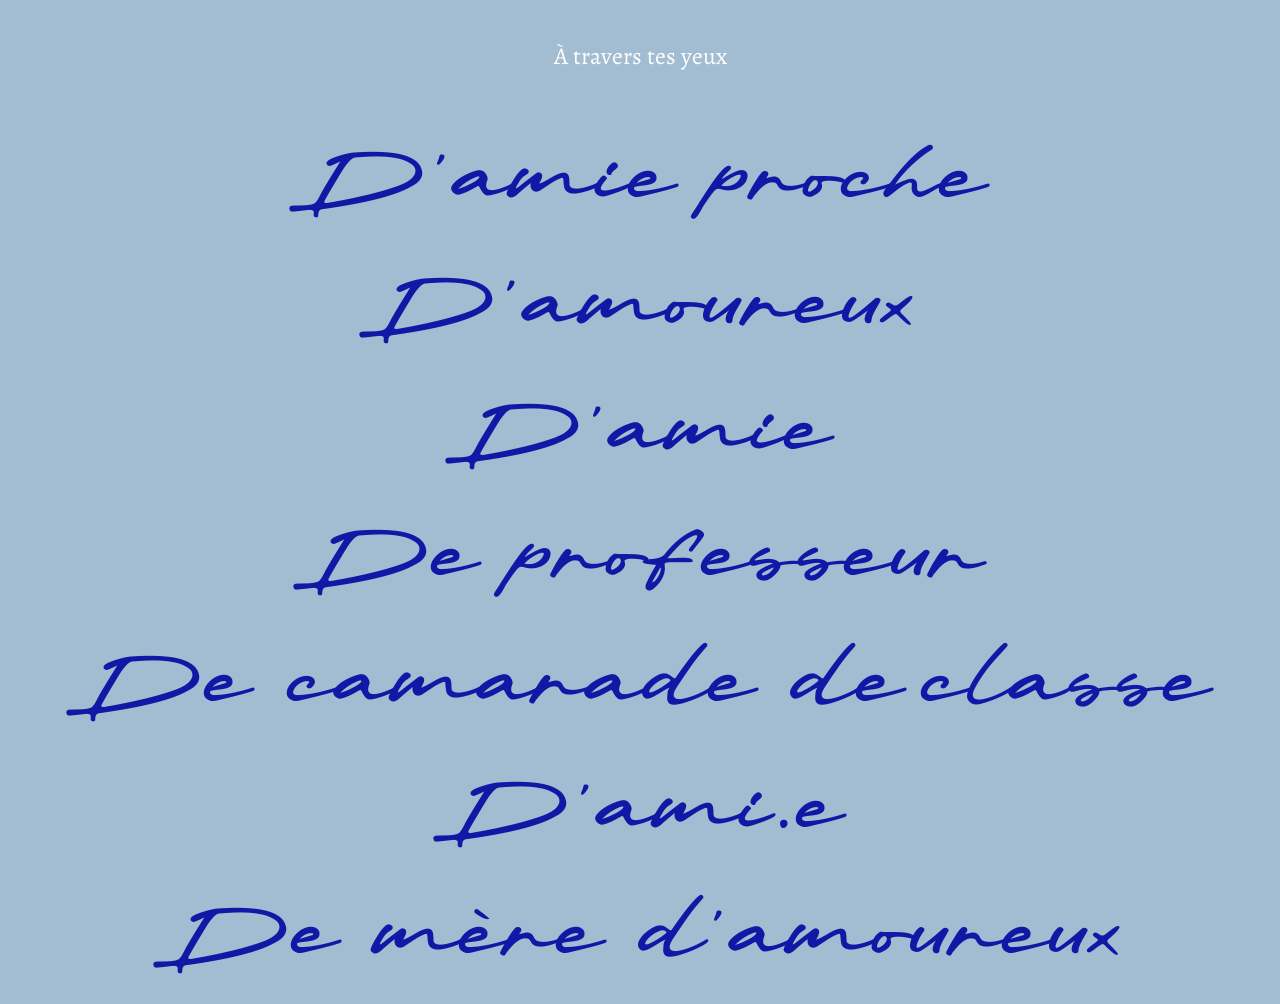
<file: a_travers_tes_yeux/index.html>
<!DOCTYPE html>
<html lang="fr">
<head>
    <meta charset="UTF-8">
    <meta name="viewport" content="width=device-width, initial-scale=1.0">
    <title>Témoignages</title>
    <link rel="stylesheet" href="css/common.css">
    <link rel="stylesheet" href="css/index.css">
</head>

<body>

    <header>
        <button class="novisible"><a href="index.html">←</a></button>
        <h1 class="title"><a href="index.html">À travers tes yeux</a></h1>
        <button class="novisible"><a href="index.html">→</a></button>
    </header>

    <main>
        <ul class="word-list">
            <li data-name="amie"><a href="page1.html">D'amie proche</a></li>
            <li data-name="compagnon"><a href="page2.html">D'amoureux</a></li>
            <li data-name="ami"><a href="page3.html">D'amie</a></li>
            <li data-name="professeur"><a href="page4.html">De professeur</a></li>
            <li data-name="camarade"><a href="page5.html">De camarade de&#8239;classe</a></li>
            <li data-name="amie"><a href="page6.html">D'ami.e</a></li>
            <li data-name="proche"><a href="page7.html">De mère d'amoureux</a></li>


        </ul>
    </main>
</body>
</html>
</file>
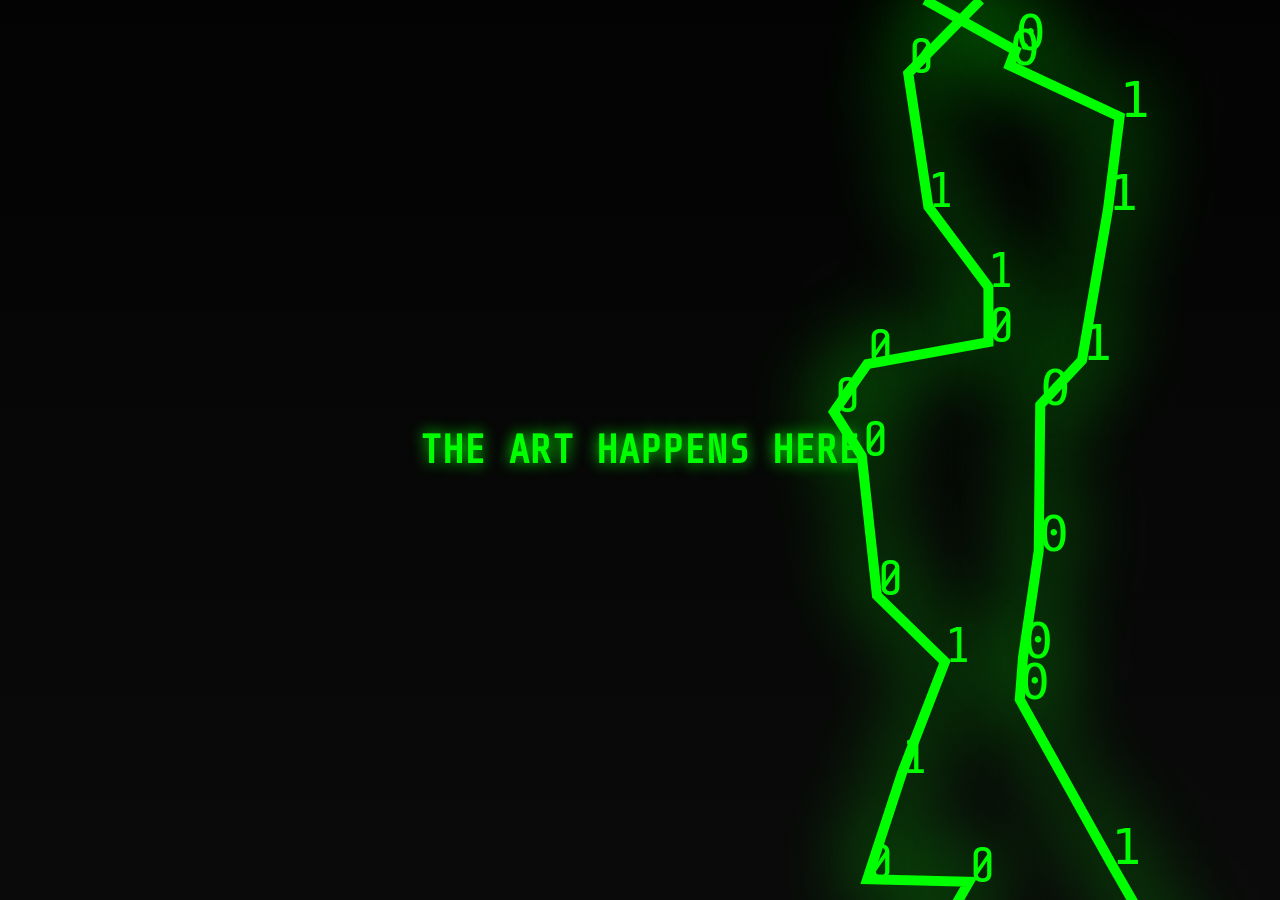
<file: art_is_here/index.html>
<!DOCTYPE html>
<html lang="fr">
<head>
    <meta charset="UTF-8">
    <meta name="viewport" content="width=device-width, initial-scale=1.0">
    <title>Orage Binaire</title>
    <style>
        @import url('https://fonts.googleapis.com/css2?family=Share+Tech+Mono&display=swap');

        body {
            margin: 0;
            overflow: hidden;
            background: black;
            font-family: 'Share Tech Mono', monospace;
        }

        canvas {
            position: absolute;
            top: 0;
            left: 0;
            z-index: 1;
        }

        .text-overlay {
            position: absolute;
            top: 50%;
            left: 50%;
            transform: translate(-50%, -50%);
            font-size: 40px;
            font-weight: bold;
            color: #00FF00;
            text-shadow: 0 0 15px #00FF00;
            z-index: 2;
            white-space: nowrap;
        }
    </style>
</head>
<body>
    <canvas id="canvas"></canvas>
    <div class="text-overlay">THE ART HAPPENS HERE</div>

    <script>
        const canvas = document.getElementById("canvas");
        const ctx = canvas.getContext("2d");

        canvas.width = window.innerWidth;
        canvas.height = window.innerHeight;

        function drawBackground() {
            let gradient = ctx.createLinearGradient(0, 0, 0, canvas.height);
            gradient.addColorStop(0, "#030303");
            gradient.addColorStop(1, "#0a0a0a");
            ctx.fillStyle = gradient;
            ctx.fillRect(0, 0, canvas.width, canvas.height);
        }

        function drawLightning() {
            let startX = Math.random() * canvas.width;
            let startY = 0;
            let segments = Math.floor(Math.random() * 15) + 12;
            let path = [{ x: startX, y: startY }];

            for (let i = 0; i < segments; i++) {
                let last = path[path.length - 1];
                let newX = last.x + (Math.random() - 0.5) * 250;
                let newY = last.y + Math.random() * 170;
                path.push({ x: newX, y: newY });
            }

            ctx.lineWidth = 10;
            ctx.strokeStyle = "rgba(0,255,0,1)"; // Vert électrique
            ctx.shadowBlur = 80;
            ctx.shadowColor = "rgba(0,255,0,1)";
            ctx.beginPath();
            ctx.moveTo(path[0].x, path[0].y);

            for (let i = 1; i < path.length; i++) {
                ctx.lineTo(path[i].x, path[i].y);
            }
            ctx.stroke();

            ctx.fillStyle = "rgba(0,255,0,1)";
            ctx.font = "50px 'Share Tech Mono', monospace";
            for (let i = 0; i < path.length; i++) {
                let binary = Math.random() > 0.5 ? "0" : "1";
                ctx.fillText(binary, path[i].x, path[i].y);
            }

            createSparks(startX, path[path.length - 1].y);
        }

        function createSparks(x, y) {
            for (let i = 0; i < 5 + Math.random() * 10; i++) {
                let sparkX = x + (Math.random() - 0.5) * 100;
                let sparkY = y + (Math.random() - 0.5) * 50;
                let size = Math.random() * 3 + 1;
                
                ctx.fillStyle = "rgba(0,255,0," + (Math.random() * 0.8 + 0.2) + ")";
                ctx.shadowBlur = 15;
                ctx.shadowColor = "rgba(0,255,0,1)";
                
                ctx.beginPath();
                ctx.arc(sparkX, sparkY, size, 0, Math.PI * 2);
                ctx.fill();
            }
        }

        function stormEffect() {
            drawBackground();
            drawLightning();
            setTimeout(drawLightning, 100);
            setTimeout(drawBackground, 3000 + Math.random() * 1000);
            setTimeout(stormEffect, 2000 + Math.random() * 3000);
        }

        stormEffect();

        window.addEventListener("resize", () => {
            canvas.width = window.innerWidth;
            canvas.height = window.innerHeight;
        });
    </script>
</body>
</html>
</file>
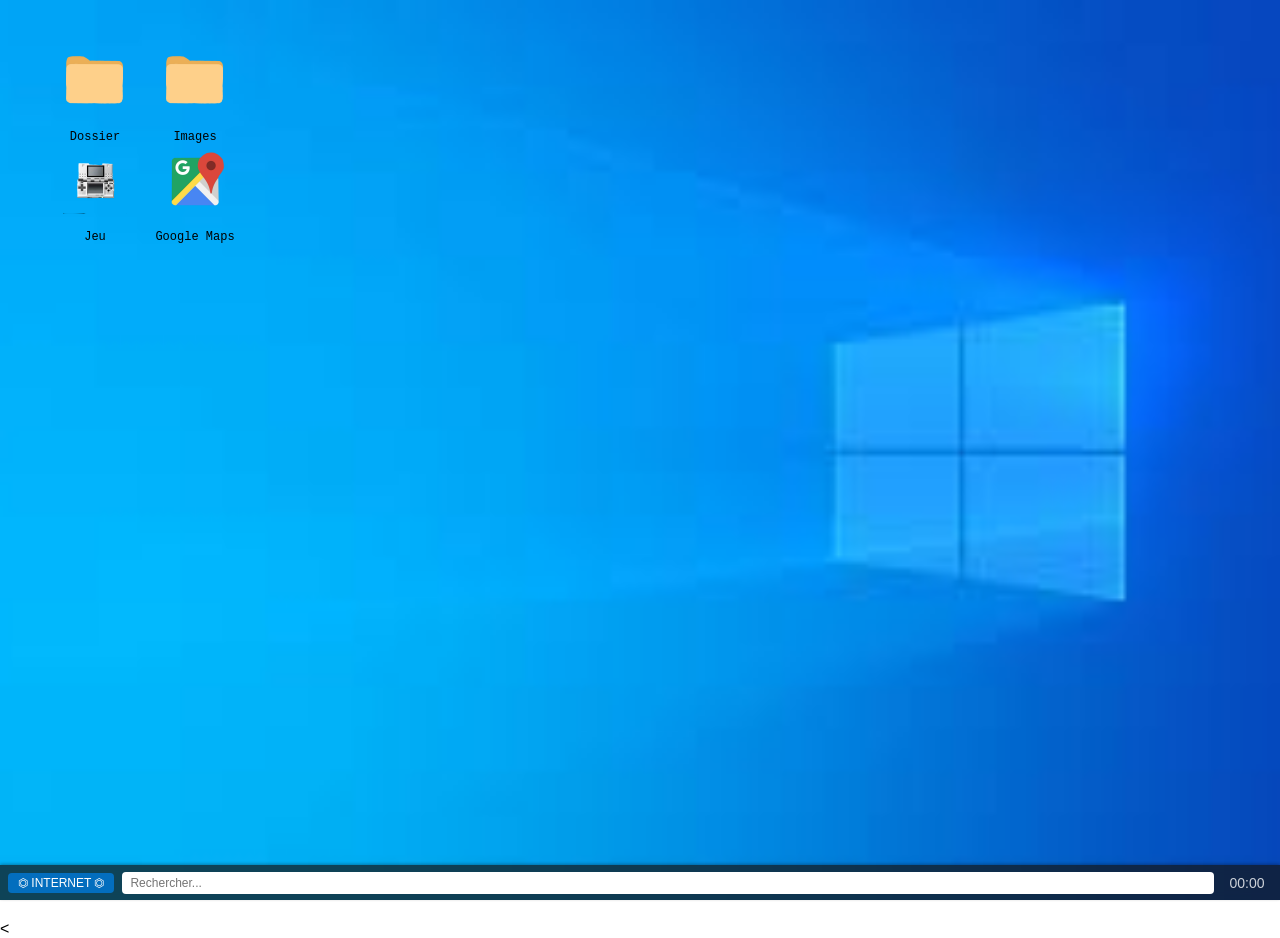
<file: espace_internetart/index.html>
<!DOCTYPE html>
<html lang="fr">
<head>
    <meta charset="UTF-8">
    <meta name="viewport" content="width=device-width, initial-scale=1.0">
    <title>Bureau</title>
    <link rel="stylesheet" href="styles.css">
</head>
<body>
    <div class="desktop">
        <div class="icon" style="top: 50px; left: 50px;">
            <img src="src/img/icon/dossier.png" alt="Dossier">
            <p>Dossier</p>
        </div>
        <div class="icon" style="top: 50px; left: 150px;">
            <img src="src/img/icon/dossier.png" alt="Images">
            <p>Images</p>
        </div>
        <div class="icon" style="top: 150px; left: 150px;">
            <img src="src/img/icon/Sans titre.png" alt="Google Maps">
            <p>Google Maps</p>
        </div>
        <div class="icon" style="top: 150px; left: 50px;">
            <img src="src/img/icon/jeu.png" alt="Jeu">
            <p>Jeu</p>
        </div>
        </div>
        
        <div class="taskbar">
            <div class="start-button">⏣ INTERNET ⏣</div>
            <input type="text" class="search-bar" placeholder="Rechercher...">
            <div class="taskbar-icons">
            </div>
            <div class="clock" id="clock">00:00</div>
        </div>
    <script src="script.js"></script>
</body>
</html>

<
</file>
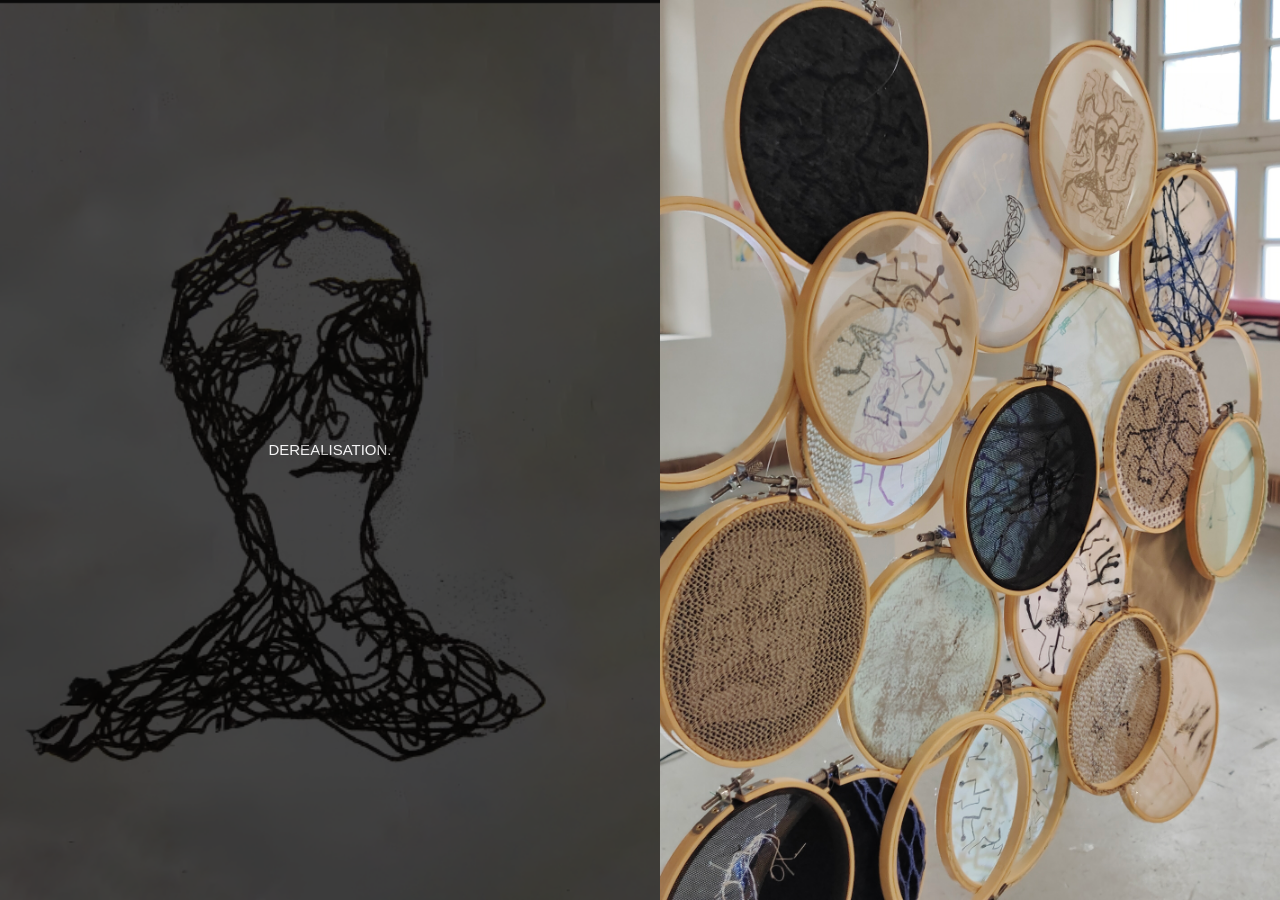
<file: narration_net_art/index.html>
<!DOCTYPE html>
<html lang="fr">
<head>
    <meta charset="UTF-8">
    <meta name="viewport" content="width=device-width, initial-scale=1.0">
    <title>Interaction Image</title>
    <link rel="stylesheet" href="style.css">
    <script src="script.js" defer></script>
 
</head>
<body>
    <div id="left-block">
        <img src="src/img/1.png" alt="Image en transparence">        <div id="left-text">DEREALISATION.</div>
    </div>
    <div id="right-block">
        <img id="artwork" src="src/img/oeuvre.jpg" alt="Oeuvre d'art">        <!-- Zones cliquables invisibles -->
        <div class="clickable" style="top: -10%; left: 15%; width: 30%; height: 30%;" onclick="showText('Le trouble est généralement déclenché par un stress intense, en particulier dû à des actes de maltraitance affective ou de négligence pendant l’enfance ou d’autres stress importants (par exemple subir ou être témoin de maltraitance physique). Un sentiment de détachement par rapport à soi-même ou son environnement peut être éprouvé de façon périodique ou continue. Le médecin diagnostique le trouble en se fondant sur les symptômes, après avoir réalisé des tests visant à exclure d’autres causes possibles. La psychothérapie, en particulier la thérapie comportementale et cognitive, est souvent utile.Les impressions temporaires de dépersonnalisation et/ou de déréalisation sont fréquentes. Près de la moitié de la population s’est déjà sentie détachée d’elle-même (dépersonnalisation) ou de son environnement (déréalisation) à un moment donné. Ce sentiment survient souvent lorsqu’une personne, à connu un danger menaçant sa vie, est très fatiguée, est privée de sommeil ou de stimulation sensorielle (comme cela peut se produire en unité de soins intensifs). La dépersonnalisation ou la déréalisation peuvent aussi être les symptômes de nombreux autres troubles de santé mentale, ainsi que de troubles médicaux généraux, tels que les troubles convulsifs. Les sensations de dépersonnalisation/déréalisation sont considérées comme un trouble lorsque : La dépersonnalisation ou la déréalisation surviennent spontanément (c’est-à-dire qu’elles ne sont pas provoquées par des médicaments ou un autre trouble de santé mentale), et elles persistent ou se reproduisent. Les symptômes sont particulièrement pénibles pour la personne atteinte ou rendent son fonctionnement quotidien ou professionnel difficile. Le trouble de dépersonnalisation/déréalisation affecte environ 2 % de la population et touche autant les hommes que les femmes. Le trouble peut apparaître au cours de la petite enfance ou de l’enfance. Il commence rarement après 40 ans.')"></div>
        <div class="clickable" style="top: 15%; left: 23%; width: 28%; height: 35%;" onclick="showContent('image2.jpg')"></div>
        <div class="clickable" style="top: 57%; left: 5%; width: 30%; height: 42%;" onclick="showText('déréalisation déréalisation déréalisation déréalisation déréalisation déréalisation déréalisation déréalisation déréalisation déréalisation déréalisation déréalisation déréalisation déréalisation déréalisation déréalisation déréalisation déréalisation déréalisation déréalisation déréalisation déréalisation déréalisation déréalisation déréalisation déréalisation déréalisation déréalisation déréalisation déréalisation déréalisation déréalisation déréalisation déréalisation déréalisation déréalisation déréalisation déréalisation déréalisation déréalisation déréalisation déréalisation déréalisation déréalisation déréalisation déréalisation déréalisation déréalisation déréalisation déréalisation déréalisation déréalisation déréalisation déréalisation déréalisation déréalisation déréalisation déréalisation déréalisation déréalisation déréalisation déréalisation déréalisation déréalisation déréalisation déréalisation déréalisation déréalisation déréalisation déréalisation déréalisation déréalisation déréalisation déréalisation déréalisation déréalisation déréalisation déréalisation déréalisation déréalisation déréalisation déréalisation déréalisation déréalisation déréalisation déréalisation déréalisation déréalisation déréalisation déréalisation déréalisation déréalisation déréalisation déréalisation déréalisation déréalisation déréalisation déréalisation déréalisation déréalisation déréalisation déréalisation déréalisation déréalisation déréalisation déréalisation déréalisation déréalisation déréalisation déréalisation déréalisation déréalisation déréalisation déréalisation déréalisation déréalisation déréalisation déréalisation déréalisation déréalisation déréalisation déréalisation déréalisation déréalisation déréalisation déréalisation déréalisation déréalisation déréalisation déréalisation déréalisation déréalisation déréalisation déréalisation déréalisation déréalisation déréalisation déréalisation déréalisation déréalisation déréalisation déréalisation déréalisation déréalisation déréalisation déréalisation déréalisation déréalisation déréalisation déréalisation déréalisation déréalisation déréalisation déréalisation déréalisation déréalisation déréalisation déréalisation déréalisation déréalisation déréalisation déréalisation déréalisation déréalisation déréalisation déréalisation déréalisation déréalisation déréalisation déréalisation déréalisation déréalisation déréalisation déréalisation déréalisation déréalisation déréalisation déréalisation déréalisation déréalisation déréalisation déréalisation déréalisation déréalisation déréalisation déréalisation déréalisation déréalisation déréalisation déréalisation déréalisation déréalisation déréalisation déréalisation déréalisation déréalisation déréalisation déréalisation déréalisation déréalisation déréalisation déréalisation déréalisation déréalisation déréalisation déréalisation déréalisation déréalisation déréalisation déréalisation déréalisation déréalisation déréalisation déréalisation déréalisation déréalisation déréalisation déréalisation déréalisation déréalisation déréalisation déréalisation déréalisation déréalisation déréalisation déréalisation déréalisation déréalisation déréalisation déréalisation déréalisation déréalisation déréalisation déréalisation déréalisation déréalisation déréalisation déréalisation déréalisation déréalisation déréalisation déréalisation déréalisation déréalisation déréalisation déréalisation déréalisation déréalisation déréalisation déréalisation déréalisation déréalisation déréalisation déréalisation déréalisation déréalisation déréalisation déréalisation déréalisation déréalisation déréalisation déréalisation déréalisation déréalisation déréalisation déréalisation déréalisation déréalisation déréalisation déréalisation déréalisation déréalisation déréalisation déréalisation déréalisation déréalisation déréalisation déréalisation déréalisation déréalisation déréalisation déréalisation déréalisation déréalisation déréalisation déréalisation déréalisation déréalisation déréalisation déréalisation déréalisation déréalisation déréalisation déréalisation déréalisation déréalisation déréalisation déréalisation déréalisation déréalisation déréalisation déréalisation déréalisation déréalisation déréalisation déréalisation déréalisation déréalisation déréalisation déréalisation déréalisation déréalisation déréalisation déréalisation déréalisation déréalisation déréalisation déréalisation déréalisation déréalisation déréalisation déréalisation déréalisation déréalisation déréalisation déréalisation déréalisation déréalisation déréalisation déréalisation déréalisation déréalisation déréalisation déréalisation déréalisation déréalisation déréalisation déréalisation déréalisation déréalisation déréalisation déréalisation déréalisation déréalisation déréalisation déréalisation déréalisation déréalisation déréalisation déréalisation déréalisation déréalisation déréalisation déréalisation déréalisation déréalisation déréalisation déréalisation déréalisation déréalisation ')"></div>
        <div class="clickable" style="top: 08%; left: 73%; width: 17%; height: 25%;" onclick="showText('dépersonnalisation  dépersonnalisation dépersonnalisation dépersonnalisation dépersonnalisation dépersonnalisation dépersonnalisation dépersonnalisation dépersonnalisation dépersonnalisation dépersonnalisation dépersonnalisation dépersonnalisation dépersonnalisation dépersonnalisation dépersonnalisation dépersonnalisation dépersonnalisation dépersonnalisation dépersonnalisation dépersonnalisation dépersonnalisation dépersonnalisation dépersonnalisation dépersonnalisation dépersonnalisation dépersonnalisation dépersonnalisation dépersonnalisation dépersonnalisation dépersonnalisation dépersonnalisation dépersonnalisation dépersonnalisation dépersonnalisation dépersonnalisation dépersonnalisation dépersonnalisation dépersonnalisation dépersonnalisation dépersonnalisation dépersonnalisation dépersonnalisation dépersonnalisation dépersonnalisation dépersonnalisation dépersonnalisation dépersonnalisation dépersonnalisation dépersonnalisation dépersonnalisation dépersonnalisation dépersonnalisation dépersonnalisation dépersonnalisation dépersonnalisation dépersonnalisation dépersonnalisation dépersonnalisation dépersonnalisation dépersonnalisation dépersonnalisation dépersonnalisation dépersonnalisation dépersonnalisation dépersonnalisation dépersonnalisation dépersonnalisation dépersonnalisation dépersonnalisation dépersonnalisation dépersonnalisation dépersonnalisation dépersonnalisation dépersonnalisation dépersonnalisation dépersonnalisation dépersonnalisation dépersonnalisation dépersonnalisation dépersonnalisation dépersonnalisation dépersonnalisation dépersonnalisation dépersonnalisation dépersonnalisation dépersonnalisation dépersonnalisation dépersonnalisation dépersonnalisation dépersonnalisation dépersonnalisation dépersonnalisation dépersonnalisation dépersonnalisation dépersonnalisation dépersonnalisation dépersonnalisation dépersonnalisation dépersonnalisation dépersonnalisation dépersonnalisation dépersonnalisation dépersonnalisation dépersonn')"></div>
        <div class="clickable" style="top: 35%; left: 68%; width: 17%; height: 27%;" onclick="showContent('image1.jpg')"></div>
        <div class="clickable" style="top: 75%; left: 64%; width: 18%; height: 27%;" onclick="showText('réel réel réel réel réel réel réel réel réel réel réel réel réel réel réel réel réel réel réel réel réel réel réel réel réel réel réel réel réel réel réel réel réel réel réel réel réel réel réel réel réel réel réel réel réel réel réel réel réel réel réel réel réel réel réel réel réel réel réel réel réel réel réel réel réel réel réel réel réel réel réel réel réel réel réel réel réel réel réel réel réel réel réel réel réel réel réel réel réel réel réel réel réel réel réel réel réel réel réel réel réel réel réel réel réel réel réel réel réel réel réel réel réel réel réel réel réel réel réel réel réel réel réel réel réel réel réel réel réel réel réel réel réel réel réel réel réel réel réel réel réel réel réel réel réel réel réel réel réel réel réel réel réel réel réel réel réel réel réel réel réel réel réel réel réel réel réel réel réel réel réel réel réel réel réel réel réel réel réel réel réel réel réel réel réel réel réel réel réel réel réel réel réel réel réel réel réel réel réel réel réel réel réel réel réel réel réel réel réel réel réel réel réel réel réel réel réel réel réel réel réel réel réel réel réel réel réel réel réel réel réel réel réel réel réel réel réel réel réel réel réel réel réel réel réel réel réel réel réel réel réel réel réel réel réel réel réel réel réel réel réel réel réel réel réel réel réel réel réel réel réel réel réel réel réel réel réel réel réel réel réel réel réel réel réel réel réel réel réel réel réel réel réel réel réel réel réel réel réel réel réel réel réel réel réel réel réel réel réel réel réel réel réel réel réel réel réel réel réel réel réel réel réel réel réel réel réel réel réel réel réel réel réel réel réel réel réel réel réel réel réel réel réel réel réel réel réel réel réel réel réel réel réel réel réel réel réel réel réel réel réel réel réel réel réel réel réel réel réel réel réel réel réel réel réel réel réel réel réel réel réel réel réel réel réel réel réel réel réel réel réel réel réel réel réel réel réel réel réel réel réel réel réel réel réel réel réel réel réel réel réel réel réel réel réel réel réel réel réel réel réel réel réel réel réel réel réel réel réel réel réel réel réel réel réel réel réel réel réel réel réel réel réel réel réel réel réel réel réel réel réel réel réel réel réel réel réel réel réel réel réel réel réel réel réel réel réel réel réel réel réel réel réel réel réel réel réel réel réel réel réel réel réel réel réel réel réel réel réel réel réel réel réel réel réel réel réel réel réel réel réel réel réel réel réel réel réel réel réel réel réel réel réel réel réel réel réel réel réel réel réel réel réel réel réel réel réel réel réel réel réel réel réel réel réel réel réel réel réel réel réel réel réel réel réel réel réel réel réel réel réel réel réel réel réel réel réel réel réel réel réel réel réel réel réel réel réel réel réel réel réel réel réel réel réel réel réel réel réel réel réel réel réel réel réel réel réel réel réel réel réel réel réel réel réel réel réel réel réel réel réel réel réel réel réel réel réel réel réel réel réel réel réel réel réel réel réel réel réel réel réel réel réel réel réel réel réel réel réel réel réel réel réel réel réel réel réel réel réel réel réel réel réel réel réel réel réel réel réel réel réel réel réel réel réel réel réel réel réel réel réel réel réel réel réel réel réel réel réel réel réel réel réel réel réel réel réel réel réel réel réel réel réel réel réel réel réel réel réel réel réel réel réel réel réel réel réel réel réel réel réel réel réel réel réel réel réel réel réel réel réel réel réel réel réel réel réel réel réel réel réel réel réel réel réel réel réel réel réel réel réel réel réel réel réel réel réel réel réel réel réel réel réel réel réel réel réel réel réel réel réel réel réel réel réel réel réel réel réel réel réel réel réel réel réel réel réel réel réel réel réel réel réel réel réel réel réel réel réel réel réel réel réel réel réel réel réel réel réel réel réel réel réel réel réel réel réel réel réel réel réel réel réel réel réel réel réel réel réel réel réel réel réel réel réel réel réel réel réel réel réel réel réel réel réel réel réel réel réel réel réel réel réel réel réel réel réel réel réel réel réel réel réel réel réel réel réel réel réel réel réel réel réel réel réel réel réel réel réel réel réel réel réel réel réel réel réel réel réel réel réel réel réel réel réel réel réel réel réel réel réel réel réel réel réel réel réel réel réel réel réel réel réel réel réel réel réel réel réel réel réel réel réel réel réel réel réel réel réel réel réel réel réel réel réel réel réel réel réel réel réel réel réel réel réel réel réel réel réel réel réel réel réel réel réel réel réel réel réel réel réel réel réel réel réel réel réel réel réel réel réel réel réel réel réel réel réel réel réel réel réel réel réel réel réel réel réel réel réel réel réel réel réel réel réel réel réel réel réel réel réel réel réel réel réel réel réel réel réel réel réel réel réel réel réel réel réel réel réel réel réel réel réel réel réel réel réel réel réel réel réel réel réel réel réel réel réel réel réel réel xtures.')"></div>
        <div class="clickable" style="top: 68%; left: 32%; width: 23%; height: 37%;" onclick="showText('irréel irréel irréel irréel irréel irréel irréel irréel irréel irréel irréel irréel irréel irréel irréel irréel irréel irréel irréel irréel irréel irréel irréel irréel irréel irréel irréel irréel irréel irréel irréel irréel irréel irréel irréel irréel irréel irréel irréel irréel irréel irréel irréel irréel irréel irréel irréel irréel irréel irréel irréel irréel irréel irréel irréel irréel irréel irréel irréel irréel irréel irréel irréel irréel irréel irréel irréel irréel irréel irréel irréel irréel irréel irréel irréel irréel irréel irréel irréel irréel irréel irréel irréel irréel irréel irréel irréel irréel irréel irréel irréel irréel irréel irréel irréel irréel irréel irréel irréel irréel irréel irréel irréel irréel irréel irréel irréel irréel irréel irréel irréel irréel irréel irréel irréel irréel irréel irréel irréel irréel irréel irréel irréel irréel irréel irréel irréel irréel irréel irréel irréel irréel irréel irréel irréel irréel irréel irréel irréel irréel irréel irréel irréel irréel irréel irréel irréel irréel irréel irréel irréel irréel irréel irréel irréel irréel irréel irréel irréel irréel irréel irréel irréel irréel irréel irréel irréel irréel irréel irréel irréel irréel irréel irréel irréel irréel irréel irréel irréel irréel irréel irréel irréel irréel irréel irréel irréel irréel irréel irréel irréel irréel irréel irréel irréel irréel irréel irréel irréel irréel irréel irréel irréel irréel irréel irréel irréel irréel irréel irréel irréel irréel irréel irréel irréel irréel irréel irréel irréel irréel irréel irréel irréel irréel irréel irréel irréel irréel irréel irréel irréel irréel irréel irréel irréel irréel irréel irréel irréel irréel irréel irréel irréel irréel irréel irréel irréel irréel irréel irréel irréel irréel irréel irréel irréel irréel irréel irréel irréel irréel irréel irréel irréel irréel irréel irréel irréel irréel irréel irréel irréel irréel irréel irréel irréel irréel irréel irréel irréel irréel irréel irréel irréel irréel irréel irréel irréel irréel irréel irréel irréel irréel irréel irréel irréel irréel irréel irréel irréel irréel irréel irréel irréel irréel irréel irréel irréel irréel irréel irréel irréel irréel irréel irréel irréel irréel irréel irréel irréel irréel irréel irréel irréel irréel irréel irréel irréel irréel irréel irréel irréel irréel irréel irréel irréel irréel irréel irréel irréel irréel irréel irréel irréel irréel irréel irréel irréel irréel irréel irréel irréel irréel irréel irréel irréel irréel irréel irréel irréel irréel irréel irréel irréel irréel irréel irréel irréel irréel irréel irréel irréel irréel irréel irréel irréel irréel irréel irréel irréel irréel irréel irréel irréel irréel irréel irréel irréel irréel irréel irréel irréel irréel irréel irréel irréel irréel irréel irréel irréel irréel irréel irréel irréel irréel irréel irréel irréel irréel irréel irréel irréel irréel irréel irréel irréel irréel irréel irréel irréel irréel irréel irréel irréel irréel irréel irréel irréel irréel irréel irréel irréel irréel irréel irréel irréel irréel irréel irréel irréel irréel irréel irréel irréel irréel irréel irréel irréel irréel irréel irréel irréel irréel irréel irréel irréel irréel irréel irréel irréel irréel irréel irréel irréel irréel irréel irréel irréel irréel irréel irréel irréel irréel irréel irréel irréel irréel irréel irréel irréel en bas au centre.')"></div>
        <div class="clickable" style="top: 40%; left: 48%; width: 23%; height: 35%;" onclick="showText('Cela fait partie du trouble de dépersonnalisation-déréalisation, qui peut être très effrayant. effrayant. effrayant. effrayant. effrayant. effrayant. effrayant. effrayant. effrayant. effrayant. effrayant. effrayant. effrayant. effrayant. effrayant. effrayant. effrayant. effrayant. effrayant. effrayant. effrayant. effrayant. effrayant. effrayant. effrayant. effrayant. effrayant. effrayant. effrayant. effrayant. effrayant. effrayant. effrayant. effrayant. effrayant. effrayant. effrayant. effrayant. effrayant. effrayant. effrayant. effrayant. effrayant. effrayant. effrayant. effrayant. effrayant. effrayant. effrayant. effrayant. effrayant. effrayant. effrayant. effrayant. effrayant. effrayant. effrayant. effrayant. effrayant. effrayant. effrayant. effrayant. effrayant. effrayant. effrayant. effrayant. effrayant. effrayant. effrayant. effrayant. effrayant. effrayant. effrayant. effrayant. effrayant. effrayant. effrayant. effrayant. effrayant. effrayant. effrayant. effrayant. effrayant. effrayant. effrayant. effrayant. effrayant. effrayant. effrayant. effrayant. effrayant. effrayant. effrayant. effrayant. effrayant. effrayant. effrayant. effrayant. effrayant. effrayant. effrayant. effrayant. effrayant. effrayant. effrayant. effrayant. effrayant. effrayant. effrayant. effrayant. effrayant. effrayant. effrayant. effrayant. effrayant. effrayant. effrayant. effrayant. effrayant. effrayant. effrayant. effrayant. effrayant. effrayant. effrayant. effrayant. effrayant. effrayant. effrayant. effrayant. effrayant. effrayant. effrayant. effrayant. effrayant. effrayant. effrayant. effrayant. effrayant. effrayant. effrayant. effrayant. effrayant. effrayant. effrayant. effrayant. effrayant. effrayant. effrayant. effrayant. effrayant. effrayant. effrayant. effrayant. effrayant. effrayant. effrayant. effrayant. effrayant. effrayant. effrayant. effrayant. effrayant. effrayant. effrayant. effrayant. effrayant. effrayant. effrayant. effrayant. effrayant. effrayant. effrayant. effrayant. effrayant. effrayant. effrayant. effrayant. effrayant. effrayant. effrayant. effrayant. effrayant. effrayant. effrayant. effrayant. effrayant. effrayant. effrayant. effrayant. effrayant. effrayant.')"></div>
        <div class="clickable" style="top: 10%; left: -8%; width: 33%; height: 45%;" onclick="showText('Les symptômes du trouble de dépersonnalisation/déréalisation peuvent commencer progressivement ou soudainement. Les épisodes peuvent durer seulement quelques heures ou quelques jours ou pendant des semaines, des mois ou des années. Les épisodes peuvent se caractériser par de la dépersonnalisation, de la déréalisation, ou les deux. L’intensité des symptômes est généralement variable. Mais lorsque le trouble est grave, les symptômes peuvent être présents et garder la même intensité pendant des années voire des décennies. Les symptômes de dépersonnalisation impliquent. Se sentir détaché de son propre corps, de son esprit, de ses sentiments et/ou de ses sensations. Les personnes disent parfois qu’elles se sentent irréelles ou comme un automate, sans aucun contrôle sur ce qu’elles font ou disent. Elles peuvent se sentir engourdies émotionnellement et physiquement. De telles personnes se décrivent parfois comme étant un observateur extérieur de leur propre vie ou un « zombie ». Les symptômes de déréalisation impliquent. Un sentiment de détachement de l’environnement (des personnes, objets ou tout ce qui entoure la personne), qui semble irréel. La personne peut avoir l’impression d’être dans un rêve ou dans un brouillard, ou comme s’il y avait un mur de verre ou un voile qui la séparait de son environnement. Le monde semble sans vie, dépourvu de couleur, ou artificiel. Le monde peut apparaître déformé aux yeux d’une personne atteinte. Par exemple, les objets peuvent apparaître flous ou inhabituellement nets, ou ils peuvent sembler sans relief ou plus petits ou plus grands que ce qu’ils sont. Les sons peuvent sembler plus forts ou moins forts qu’ils le sont. Le temps paraît passer trop lentement ou trop vite. Les symptômes induisent presque toujours une forte gêne. Certaines personnes les trouvent intolérables. Dépression et anxiété sont fréquentes. De nombreuses personnes atteintes craignent que les symptômes soient dus à des lésions cérébrales irréversibles..')"></div>
        <div class="clickable" style="top: -7%; left: 60%; width: 17%; height: 25%;" onclick="showContent('image3.jpg')"></div>
        <div class="clickable" style="top: -2%; left: 45%; width: 17%; height: 35%;" onclick="showImage('image.png')"></div>    </div>
        
</body>
</html>
</file>
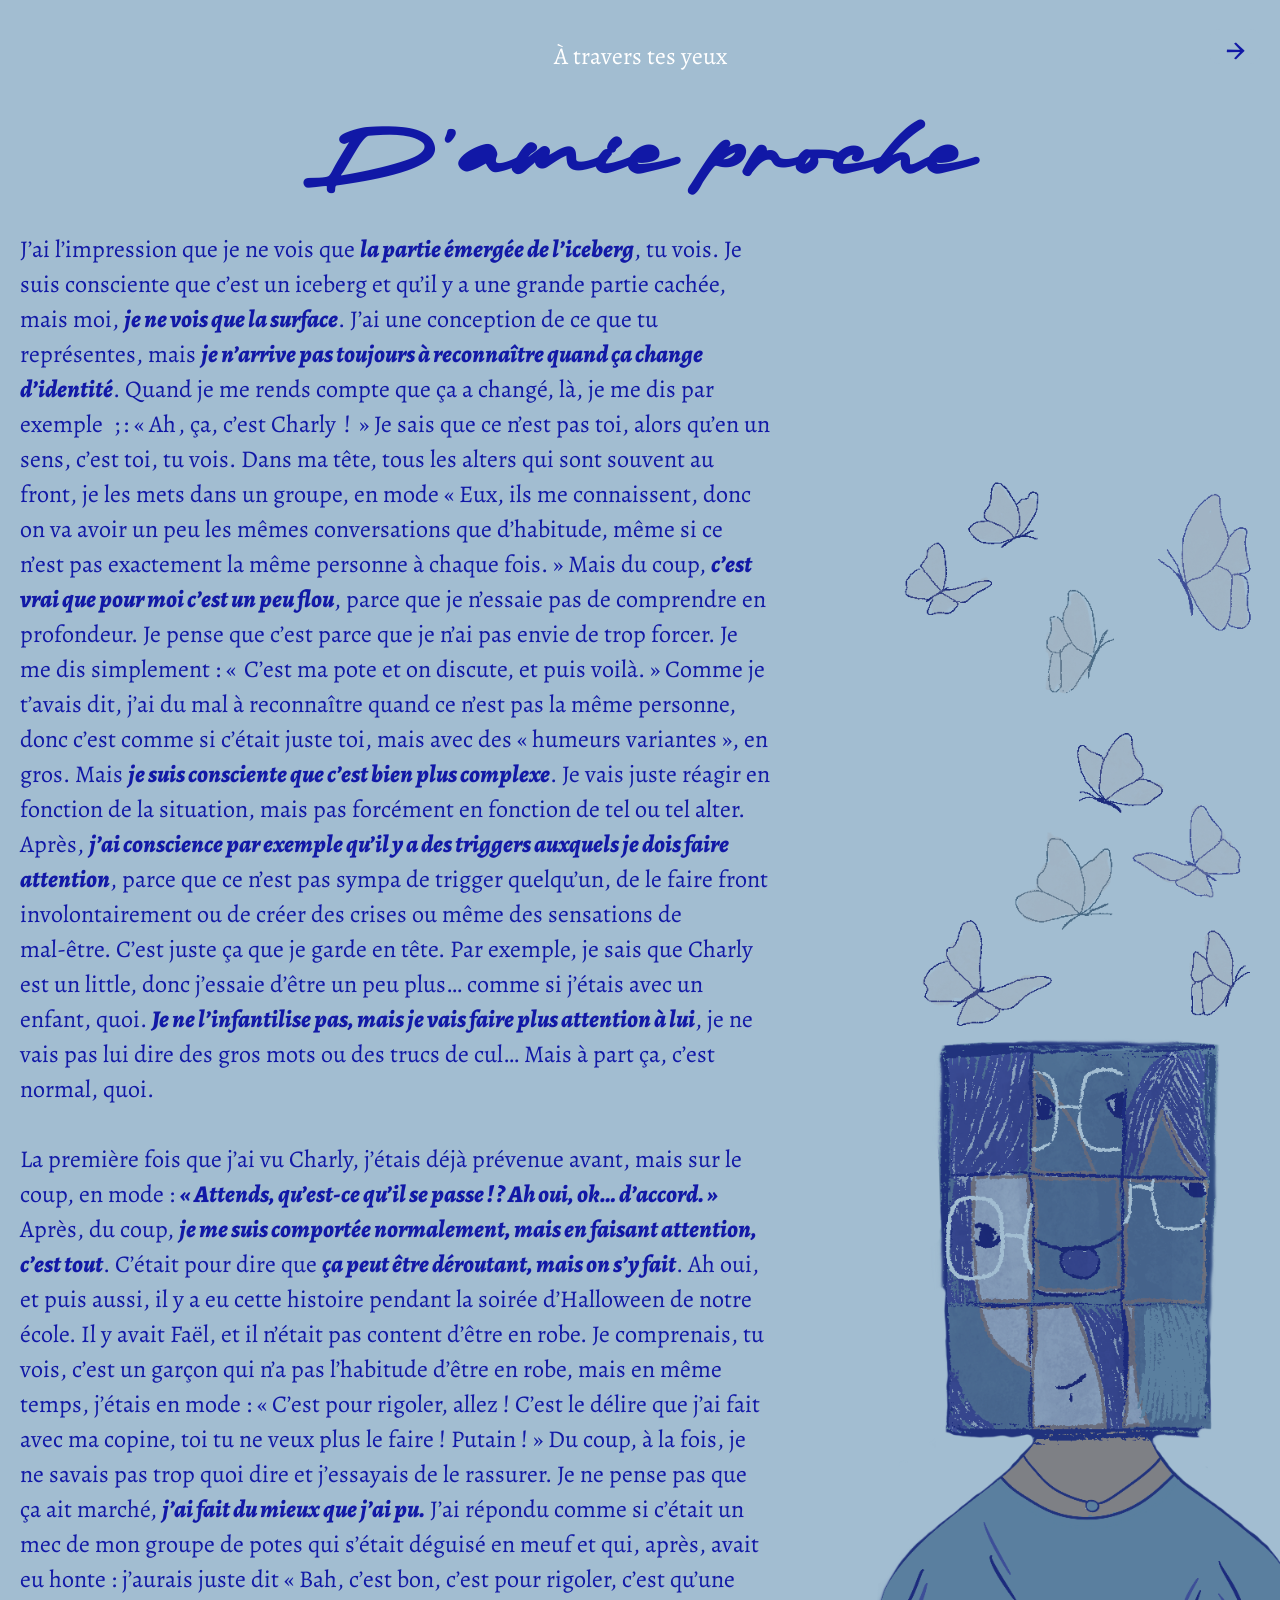
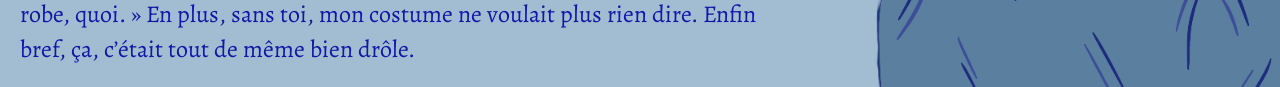
<file: a_travers_tes_yeux/page1.html>
<!DOCTYPE html>
<html lang="fr">
<head>
    <meta charset="UTF-8">
    <meta name="viewport" content="width=device-width, initial-scale=1.0">
    <title>À travers tes yeux</title>
    <link rel="stylesheet" href="css/common.css">
    <link rel="stylesheet" href="css/page.css">
</head>

<body>

    <header>
        <button class="novisible"><a href="">←</a></button>
        <h1 class="title"><a href="index.html">À travers tes yeux</a></h1>
        <button class=""><a href="page2.html">→</a></button>
    </header>
    <h2 class="subtitle">D'amie proche </h2>
    <main>
        <div class="content-container">
        <div class="text-container">
             <p>J’ai l’impression que je ne vois que <span class="bold-italic">la partie émergée de l’iceberg</span>, tu vois. 
            Je suis consciente que c’est un iceberg et qu’il y a une grande partie cachée, mais moi, <span class="bold-italic">je ne vois que la surface</span>. 
            J’ai une conception de ce que tu représentes, mais <span class="bold-italic">je n’arrive pas toujours à reconnaître quand ça change d’identité</span>. 
            Quand je me rends compte que ça a changé, là, je me dis par exemple &#8239&#8239;;&#8239;: « Ah&#8239;, ça, c’est Charly &#8239;! &#8239;» Je sais que ce n’est pas toi, 
            alors qu’en un sens, c’est toi, tu vois.
            Dans ma tête, tous les alters qui sont souvent au front, je les mets dans un groupe, en mode « Eux, ils me connaissent, donc 
            on va avoir un peu les mêmes conversations que d’habitude, même si ce n’est pas exactement la même personne à chaque fois. » 
            Mais du coup, <span class="bold-italic">c’est vrai que pour moi c’est un peu flou</span>, parce que je n’essaie pas de comprendre en profondeur. 
            Je pense que c’est parce que je n’ai pas envie de trop forcer. Je me dis simplement : «&#8239; C’est ma pote et on discute, et puis voilà. » 
            Comme je t’avais dit, j’ai du mal à reconnaître quand ce n’est pas la même personne, 
            donc c’est comme si c’était juste toi, mais avec des « humeurs variantes », en gros. Mais <span class="bold-italic">je suis consciente que c’est bien plus complexe</span>.
            Je vais juste réagir en fonction de la situation, mais pas forcément en fonction de tel ou tel alter.
            Après, <span class="bold-italic">j’ai conscience par exemple qu’il y a des triggers auxquels je dois faire attention</span>, parce que ce n’est pas sympa de trigger 
            quelqu’un, de le faire front involontairement ou de créer des crises ou même des sensations de mal-être. 
            C’est juste ça que je garde en tête. Par exemple, je sais que Charly est un little, donc j’essaie d’être un peu plus… 
            comme si j’étais avec un enfant, quoi. <span class="bold-italic">Je ne l’infantilise pas, mais je vais faire plus attention à lui</span>, 
            je ne vais pas lui dire des gros mots ou des trucs de cul… Mais à part ça, c’est normal, quoi.</p>
            <p> La première fois que j’ai vu Charly, j’étais déjà prévenue avant, mais sur le coup, 
            en mode : <span class="bold-italic">« Attends, qu’est-ce qu’il se passe !&#8239;? Ah oui, ok… d’accord. »</span> Après, du coup, <span class="bold-italic">je me suis comportée normalement, 
            mais en faisant attention, c’est tout</span>. C’était pour dire que <span class="bold-italic">ça peut être déroutant, mais on s’y fait</span>.
            Ah oui, et puis aussi, il y a eu cette histoire pendant la soirée d’Halloween de notre école. 
            Il y avait Faël, et il n’était pas content d’être en robe. Je comprenais, tu vois, c’est un garçon qui n’a pas l’habitude 
            d’être en robe, mais en même temps, j’étais en mode : « C’est pour rigoler, allez ! C’est le délire que j’ai fait avec ma copine, 
            toi tu ne veux plus le faire ! Putain ! » Du coup, à la fois, je ne savais pas trop quoi dire et j’essayais de le rassurer. 
            Je ne pense pas que ça ait marché, <span class="bold-italic">j’ai fait du mieux que j’ai pu.</span> 
            J’ai répondu comme si c’était un mec de mon groupe de potes qui s’était déguisé en meuf et qui, après, avait eu honte : 
            j’aurais juste dit « Bah, c’est bon, c’est pour rigoler, c’est qu’une robe, quoi. » 
            En plus, sans toi, mon costume ne voulait plus rien dire. Enfin bref, ça, c’était tout de même bien drôle.
            </p>
        </div>
        <div class="image-container vbottom hright">
            <img src="src/img/image1.png" alt="imageamie">
        </div>
        </div>
    </main>

</body>
</html>
</file>
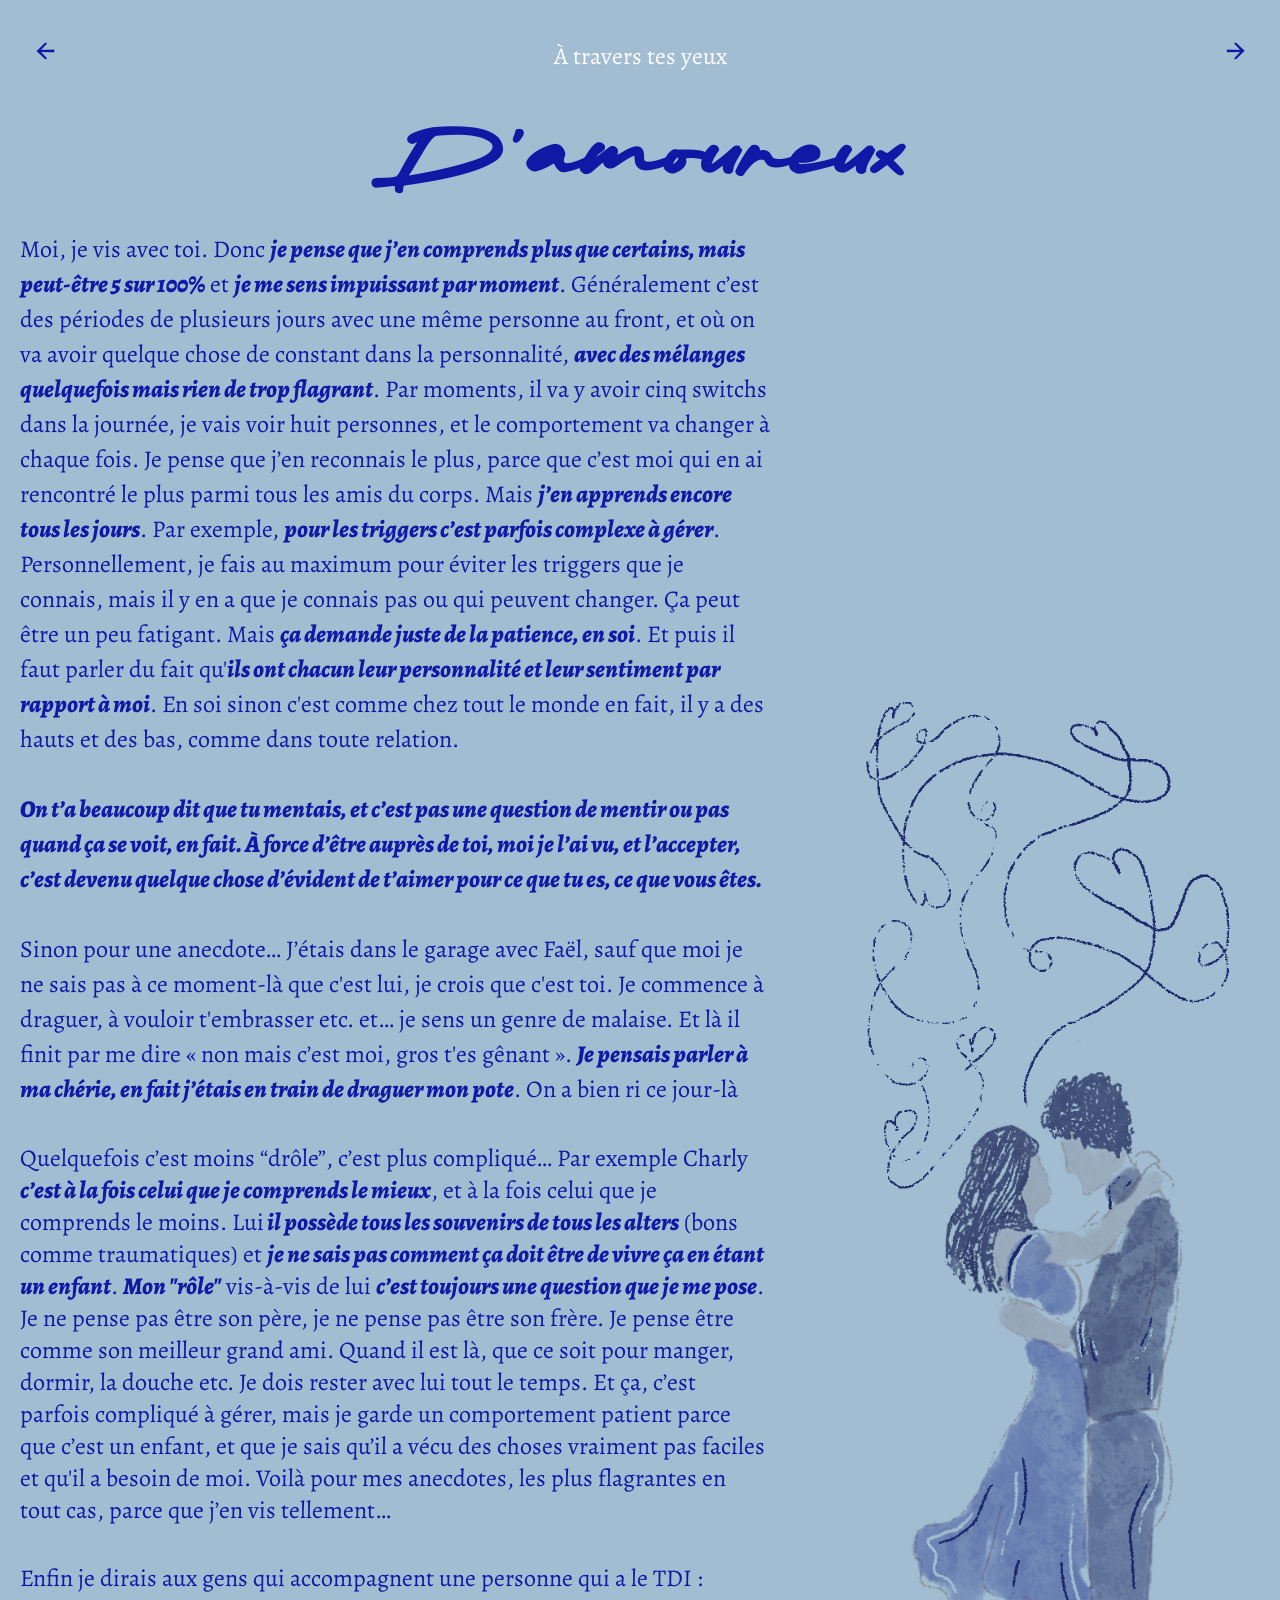
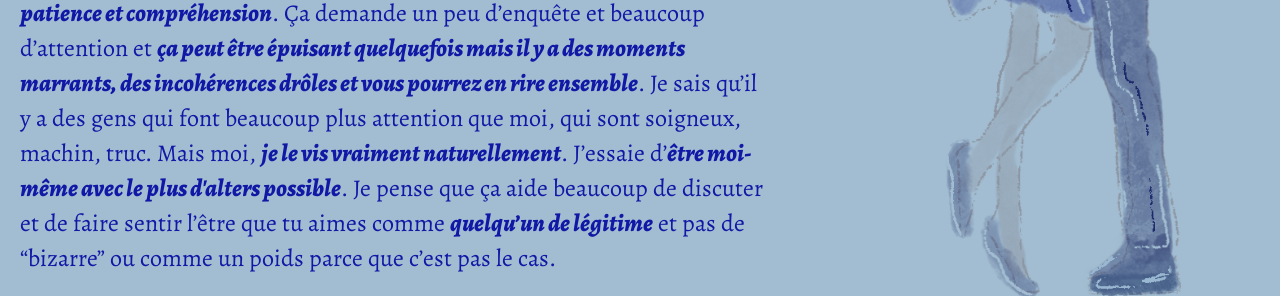
<file: a_travers_tes_yeux/page2.html>
<!DOCTYPE html>
<html lang="fr">
<head>
    <meta charset="UTF-8">
    <meta name="viewport" content="width=device-width, initial-scale=1.0">
    <title>À travers tes yeux</title>
    <link rel="stylesheet" href="css/common.css">
    <link rel="stylesheet" href="css/page.css">
</head>

<body>

    <header>
        <button class=""><a href="page1.html">←</a></button>
        <h1 class="title"><a href="index.html">À travers tes yeux</a></h1>
        <button class=""><a href="page3.html">→</a></button>
    </header>
    <h2 class="subtitle">D'amoureux</h2>
    <main>
        <div class="content-container">
        <div class="text-container">
            <p> Moi, je vis avec toi. Donc <span class="bold-italic">je pense que j’en comprends plus que certains, mais peut-être 5 sur 100%</span> et <span class="bold-italic">je me sens impuissant par moment</span>. 
                Généralement c’est des périodes de plusieurs jours avec une même personne au front, et où on va avoir quelque chose de constant dans la personnalité, 
                <span class="bold-italic">avec des mélanges quelquefois mais rien de trop flagrant</span>. 
                Par moments, il va y avoir cinq switchs dans la journée, je vais voir huit personnes, et le comportement va changer à chaque fois.  
                Je pense que j’en reconnais le plus, parce que c’est moi qui en ai rencontré le plus parmi tous les amis du corps. 
                Mais <span class="bold-italic">j’en apprends encore tous les jours</span>. Par exemple, <span class="bold-italic">pour les triggers c’est parfois complexe à gérer</span>. Personnellement, 
                je fais au maximum pour éviter les triggers que je connais, mais il y en a que je connais pas ou qui peuvent changer. 
                Ça peut être un peu fatigant. Mais <span class="bold-italic">ça demande juste de la patience, en soi</span>. Et puis il faut parler du fait qu'<span class="bold-italic">ils ont chacun leur personnalité et leur 
                sentiment par rapport à moi</span>. En soi sinon c'est comme chez tout le monde en fait, il y a des hauts et des bas, comme dans toute relation.</p>
                
                <p><span class="bold-italic">On t’a beaucoup dit que tu mentais, et c’est pas une question de mentir ou pas quand ça se voit, en fait. 
                À force d’être auprès de toi, moi je l’ai vu, et l’accepter, c’est devenu quelque chose d’évident de t’aimer pour ce que tu es, 
                ce que vous êtes.</span></p>
                
                <p>Sinon pour une anecdote… J’étais dans le garage avec Faël, sauf que moi je ne sais pas à ce moment-là que c'est lui, je crois que c'est toi. Je commence à draguer, à vouloir t'embrasser etc. et… je sens un genre de malaise.
                Et là il finit par me dire « non mais c’est moi, gros t'es gênant ». <span class="bold-italic">Je pensais parler à ma chérie, en fait j’étais en train de draguer mon pote</span>. On a bien ri ce jour-là<div class=""></div>
                Quelquefois c’est moins “drôle”, c’est plus compliqué… Par exemple Charly <span class="bold-italic">c’est à la fois celui que je comprends le mieux</span>, 
                et à la fois celui que je comprends le moins. Lui<span class="bold-italic"> il possède tous les souvenirs de tous les alters</span> (bons comme traumatiques) et <span class="bold-italic">je ne sais pas comment ça doit être de vivre ça en étant un enfant</span>. 
                <span class="bold-italic">Mon "rôle"</span> vis-à-vis de lui  <span class="bold-italic">c’est toujours une question que je me pose</span>. Je ne pense pas être son père, je ne pense pas être son frère. 
                Je pense être comme son meilleur grand ami. Quand il est là, que ce soit pour manger, dormir, la douche etc. 
                Je dois rester avec lui tout le temps. Et ça, c’est parfois compliqué à gérer, mais je garde un comportement patient parce que c’est un enfant, et que je sais qu’il a vécu des choses vraiment pas faciles et qu'il a besoin de moi. 
                Voilà pour mes anecdotes, les plus flagrantes en tout cas, parce que j’en vis tellement…</p>
                
                <p>Enfin je dirais aux gens qui accompagnent une personne qui a le TDI : <span class="bold-italic">patience et compréhension</span>. Ça demande un peu d’enquête et beaucoup 
                d’attention et <span class="bold-italic">ça peut être épuisant quelquefois mais il y a des moments marrants, des incohérences drôles et vous pourrez en rire ensemble</span>. 
                Je sais qu’il y a des gens qui font beaucoup plus attention que moi, 
                qui sont soigneux, machin, truc. Mais moi, <span class="bold-italic">je le vis vraiment naturellement</span>. 
                J’essaie d’<span class="bold-italic">être moi-même avec le plus d'alters possible</span>. Je pense que ça aide beaucoup de discuter et de faire sentir 
                l’être que tu aimes comme <span class="bold-italic">quelqu’un de légitime</span> et pas de “bizarre” ou comme un poids parce que c’est pas le cas.
                </p>
                
</div>
<div class="image-container vbottom ">
    <img src="src/img/image2.png" alt="imagegaston">
</div>
</div>
    </main>

</body>
</html>
</file>
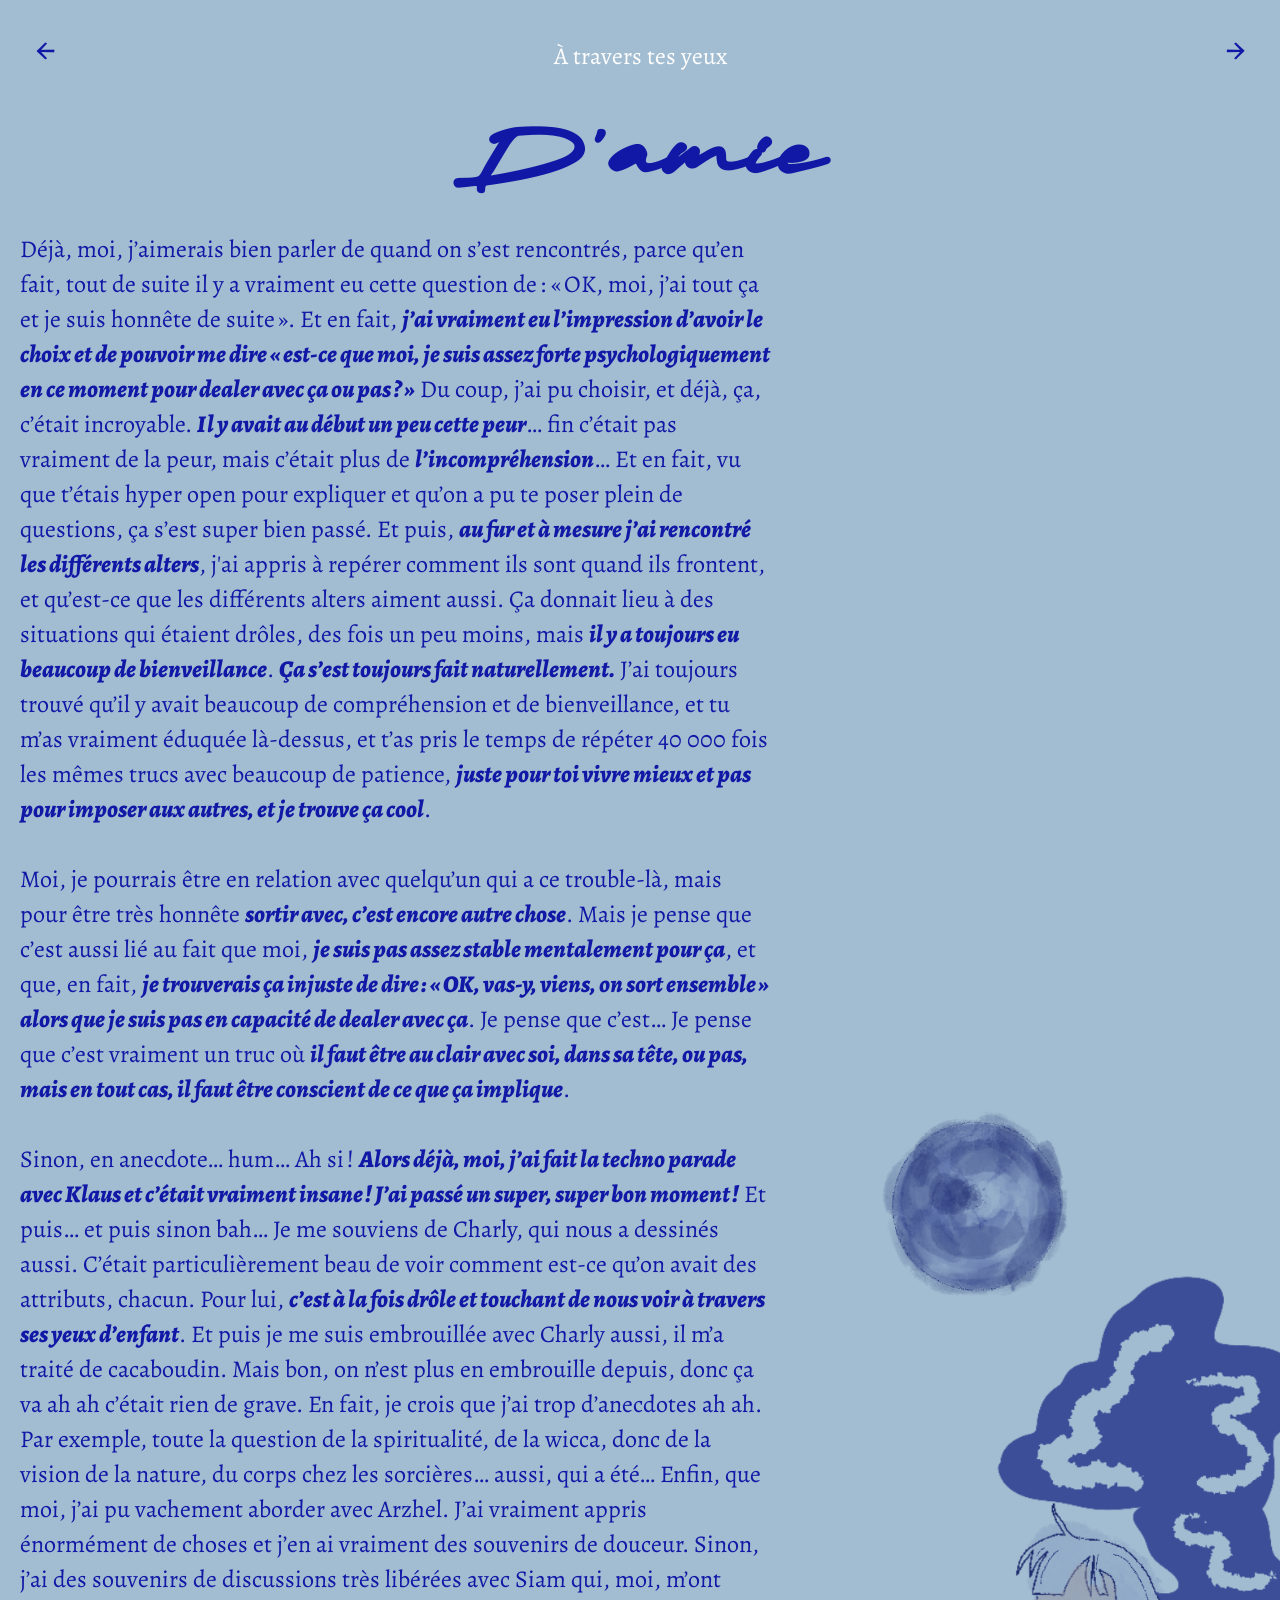
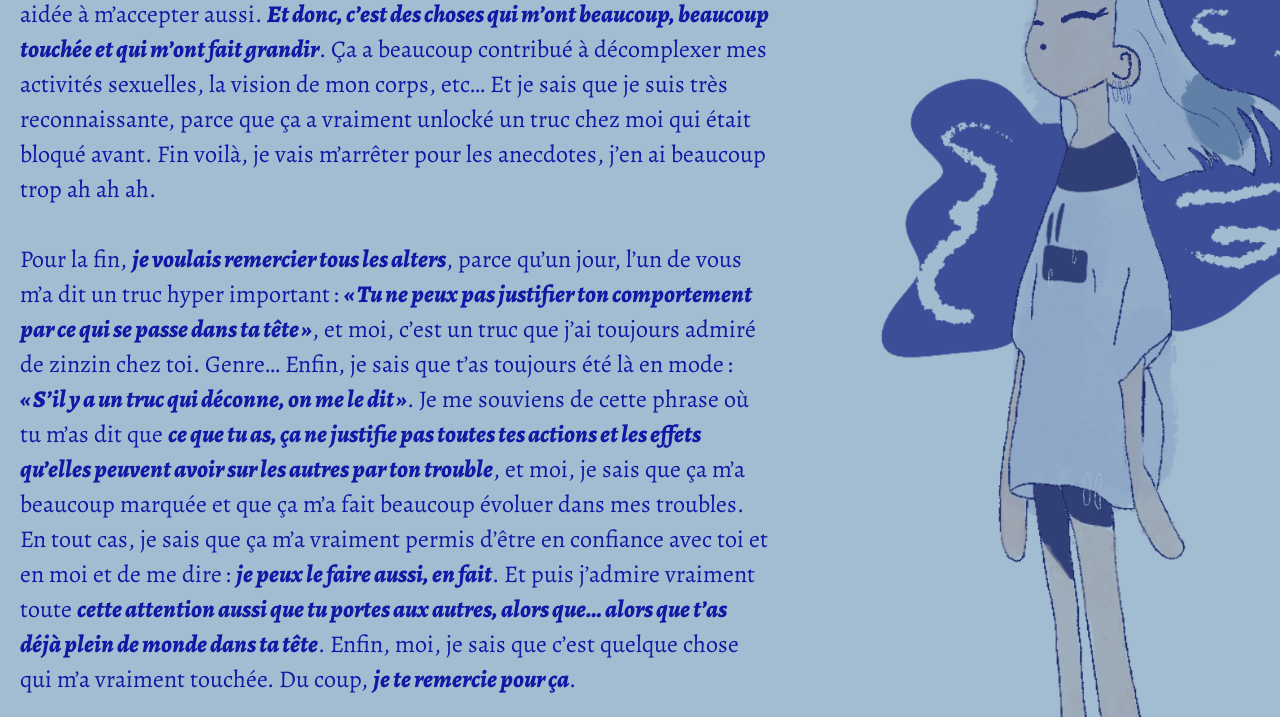
<file: a_travers_tes_yeux/page3.html>
<!DOCTYPE html>
<html lang="fr">
<head>
    <meta charset="UTF-8">
    <meta name="viewport" content="width=device-width, initial-scale=1.0">
    <title>À travers tes yeux</title>
    <link rel="stylesheet" href="css/common.css">
    <link rel="stylesheet" href="css/page.css">
</head>

<body>

    <header>
        <button class=""><a href="page2.html">←</a></button>
        <h1 class="title"><a href="index.html">À travers tes yeux</a></h1>
        <button class=""><a href="page4.html">→</a></button>
    </header>
    <h2 class="subtitle">D’amie</h2>
    <main>
        <div class="content-container">
        <div class="text-container">
           
                
                <p> Déjà, moi, j’aimerais bien parler de quand on s’est rencontrés, parce qu’en fait, tout de suite il y a vraiment eu cette question 
                    de&#8239;: «&#8239;OK, moi, j’ai tout ça et je suis honnête de suite&#8239;».
                    Et en fait, <span class="bold-italic">j’ai vraiment eu l’impression d’avoir le choix et de pouvoir me dire «&#8239;est-ce que moi, je suis assez forte 
                    psychologiquement en ce moment pour dealer avec ça ou pas&#8239;?&#8239;»</span> Du coup, j’ai pu choisir, et déjà, ça, c’était incroyable. 
                    <span class="bold-italic">Il y avait au début un peu cette peur</span>… fin c’était pas vraiment de la peur, mais c’était plus de <span class="bold-italic">l’incompréhension</span>… Et en fait, 
                    vu que t’étais hyper open pour expliquer et qu’on a pu te poser plein de questions, ça s’est super bien passé.
                    Et puis, <span class="bold-italic">au fur et à mesure j’ai rencontré les différents alters</span>, j'ai appris à repérer 
                    comment ils sont quand ils frontent, et qu’est-ce que les différents alters aiment aussi. Ça donnait lieu à des situations qui étaient drôles, 
                    des fois un peu moins, mais <span class="bold-italic">il y a toujours eu beaucoup de bienveillance</span>. <span class="bold-italic">Ça s’est toujours fait naturellement.</span>
                    J’ai toujours trouvé qu’il y avait beaucoup de compréhension et de bienveillance, et tu m’as vraiment éduquée là-dessus, 
                    et t’as pris le temps de répéter 40 000 fois les mêmes trucs avec beaucoup de patience, <span class="bold-italic">juste pour toi vivre mieux 
                    et pas pour imposer aux autres, et je trouve ça cool</span>.</p>
                    
                    <p>Moi, je pourrais être en relation avec quelqu’un qui a ce trouble-là, mais pour être très honnête <span class="bold-italic">sortir avec, 
                    c’est encore autre chose</span>. Mais je pense que c’est aussi lié au fait que moi, <span class="bold-italic">je suis pas assez stable mentalement pour ça</span>, et que, 
                    en fait, <span class="bold-italic">je trouverais ça injuste de dire&#8239;: «&#8239;OK, vas-y, viens, on sort ensemble&#8239;» alors que je suis pas en capacité de dealer 
                    avec ça</span>. Je pense que c’est… Je pense que c’est vraiment un truc où <span class="bold-italic">il faut être au clair avec soi, dans sa tête, ou pas, 
                    mais en tout cas, il faut être conscient de ce que ça implique</span>.</p>
                    
                    <p> Sinon, en anecdote… hum… Ah si&#8239;! <span class="bold-italic">Alors déjà, moi, j’ai fait la techno parade avec Klaus et c’était vraiment insane&#8239;! 
                    J’ai passé un super, super bon moment&#8239;!</span>
                    Et puis… et puis sinon bah… Je me souviens de Charly, qui nous a dessinés aussi. C’était particulièrement beau de voir comment est-ce qu’on avait des attributs, chacun. Pour lui, <span class="bold-italic">c’est à la fois drôle et touchant 
                    de nous voir à travers ses yeux d’enfant</span>.
                    Et puis je me suis embrouillée avec Charly aussi, il m’a traité de cacaboudin. 
                    Mais bon, on n’est plus en embrouille depuis, donc ça va ah ah c’était rien de grave.
                    En fait, je crois que j’ai trop d’anecdotes ah ah. Par exemple, toute la question de la spiritualité, 
                    de la wicca, donc de la vision de la nature, du corps chez les sorcières… aussi, qui a été… 
                    Enfin, que moi, j’ai pu vachement aborder avec Arzhel. J’ai vraiment appris énormément de choses et j’en ai vraiment des souvenirs 
                    de douceur.
                    Sinon, j’ai des souvenirs de discussions très libérées avec Siam qui, moi, m’ont aidée à m’accepter aussi. 
                    <span class="bold-italic">Et donc, c’est des choses qui m’ont beaucoup, beaucoup touchée et qui m’ont fait grandir</span>.
                    Ça a beaucoup contribué à décomplexer mes activités sexuelles, la vision de mon corps, etc… 
                    Et je sais que je suis très reconnaissante, parce que ça a vraiment unlocké un truc chez moi qui était bloqué avant.
                    Fin voilà, je vais m’arrêter pour les anecdotes, j’en ai beaucoup trop ah ah ah.</p>
                    
                    <p>Pour la fin, <span class="bold-italic">je voulais remercier tous les alters</span>, parce qu’un jour, l’un de vous m’a dit un truc hyper important&#8239;: 
                    <span class="bold-italic">«&#8239;Tu ne peux pas justifier ton comportement par ce qui se passe dans ta tête&#8239;»</span>, et moi, 
                    c’est un truc que j’ai toujours admiré de zinzin chez toi. Genre… Enfin, je sais que t’as toujours été là en mode&#8239;: 
                    <span class="bold-italic">«&#8239;S’il y a un truc qui déconne, on me le dit&#8239;»</span>.
                    Je me souviens de cette phrase où tu m’as dit que <span class="bold-italic">ce que tu as, ça ne justifie pas toutes tes actions et les effets qu’elles 
                    peuvent avoir sur les autres par ton trouble</span>, et moi, je sais que ça m’a beaucoup marquée et que ça m’a fait beaucoup évoluer 
                    dans mes troubles. 
                    En tout cas, je sais que ça m’a vraiment permis d’être en confiance avec toi et en moi et de me dire&#8239;: <span class="bold-italic">je peux le faire aussi, en fait</span>.
                    Et puis j’admire vraiment toute <span class="bold-italic">cette attention aussi que tu portes aux autres, alors que… 
                    alors que t’as déjà plein de monde dans ta tête</span>.
                    Enfin, moi, je sais que c’est quelque chose qui m’a vraiment touchée.
                    Du coup, <span class="bold-italic">je te remercie pour ça</span>.</p>
                    
                
       
</div>
<div class="image-container vbottom hright">
    <img src="src/img/image3.png" alt="imageamie">
</div>
</div>
    </main>

</body>
</html>
</file>
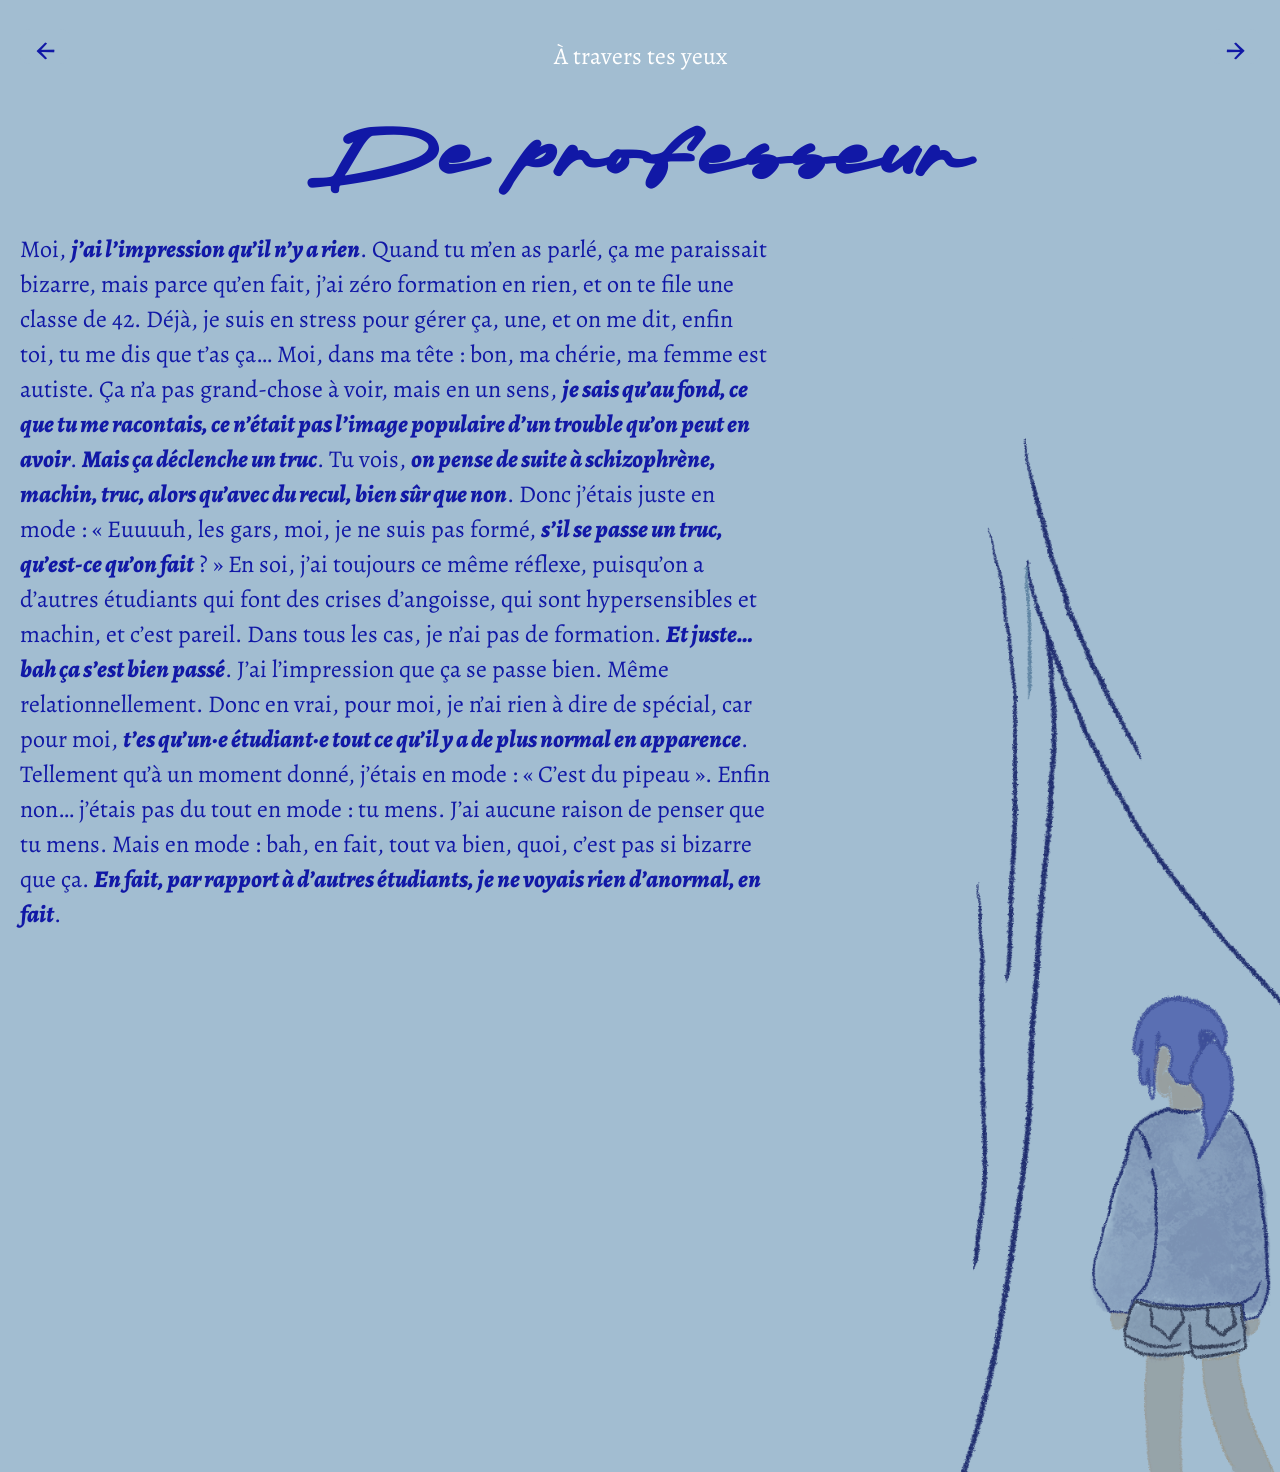
<file: a_travers_tes_yeux/page4.html>
<!DOCTYPE html>
<html lang="fr">
<head>
    <meta charset="UTF-8">
    <meta name="viewport" content="width=device-width, initial-scale=1.0">
    <title>À travers tes yeux</title>
    <link rel="stylesheet" href="css/common.css">
    <link rel="stylesheet" href="css/page.css">
</head>

<body>

    <header>
        <button class=""><a href="page3.html">←</a></button>
        <h1 class="title"><a href="index.html">À travers tes yeux</a></h1>
        <button class=""><a href="page5.html">→</a></button>
    </header>
    <h2 class="subtitle">De professeur</h2>
    <main>
        <div class="content-container">
            <div class="text-container">
                <p> Moi, <span class="bold-italic">j’ai l’impression qu’il n’y a rien</span>. Quand tu m’en as parlé, ça me paraissait bizarre, mais parce qu’en fait, 
                    j’ai zéro formation en rien, et on te file une classe de 42. Déjà, je suis en stress pour gérer ça, une, et on me dit, 
                    enfin toi, tu me dis que t’as ça… Moi, dans ma tête : bon, ma chérie, ma femme est autiste. Ça n’a pas grand-chose à voir, 
                    mais en un sens, <span class="bold-italic">je sais qu’au fond, ce que tu me racontais, ce n’était pas l’image populaire d’un trouble qu’on 
                    peut en avoir</span>.
                    <span class="bold-italic">Mais ça déclenche un truc</span>. Tu vois, <span class="bold-italic">on pense de suite à schizophrène, machin, truc, alors qu’avec du recul, bien sûr que non</span>. 
                    Donc j’étais juste en mode : « Euuuuh, les gars, moi, je ne suis pas formé, <span class="bold-italic">s’il se passe un truc, qu’est-ce qu’on fait</span> ? »
                    En soi, j’ai toujours ce même réflexe, puisqu’on a d’autres étudiants qui font des crises d’angoisse, qui sont hypersensibles 
                    et machin, et c’est pareil. Dans tous les cas, je n’ai pas de formation. <span class="bold-italic">Et juste… bah ça s’est bien passé</span>. 
                    J’ai l’impression que ça se passe bien. Même relationnellement.
                    Donc en vrai, pour moi, je n’ai rien à dire de spécial, car pour moi, <span class="bold-italic">t’es qu’un·e étudiant·e tout ce qu’il y a de plus normal 
                    en apparence</span>. Tellement qu’à un moment donné, j’étais en mode : « C’est du pipeau ». Enfin non… j’étais pas du tout en mode :
                    tu mens. J’ai aucune raison de penser que tu mens. Mais en mode : bah, en fait, tout va bien, 
                    quoi, c’est pas si bizarre que ça.
                    <span class="bold-italic">En fait, par rapport à d’autres étudiants, je ne voyais rien d’anormal, en fait</span>.
                    </p>
                    
            </div>
            <div class="image-container vbottom hright">
                <img class="" src="src/img/image4.png" alt="imageamie">
            </div>
        </div>
    </main>

</body>
</html>
</file>
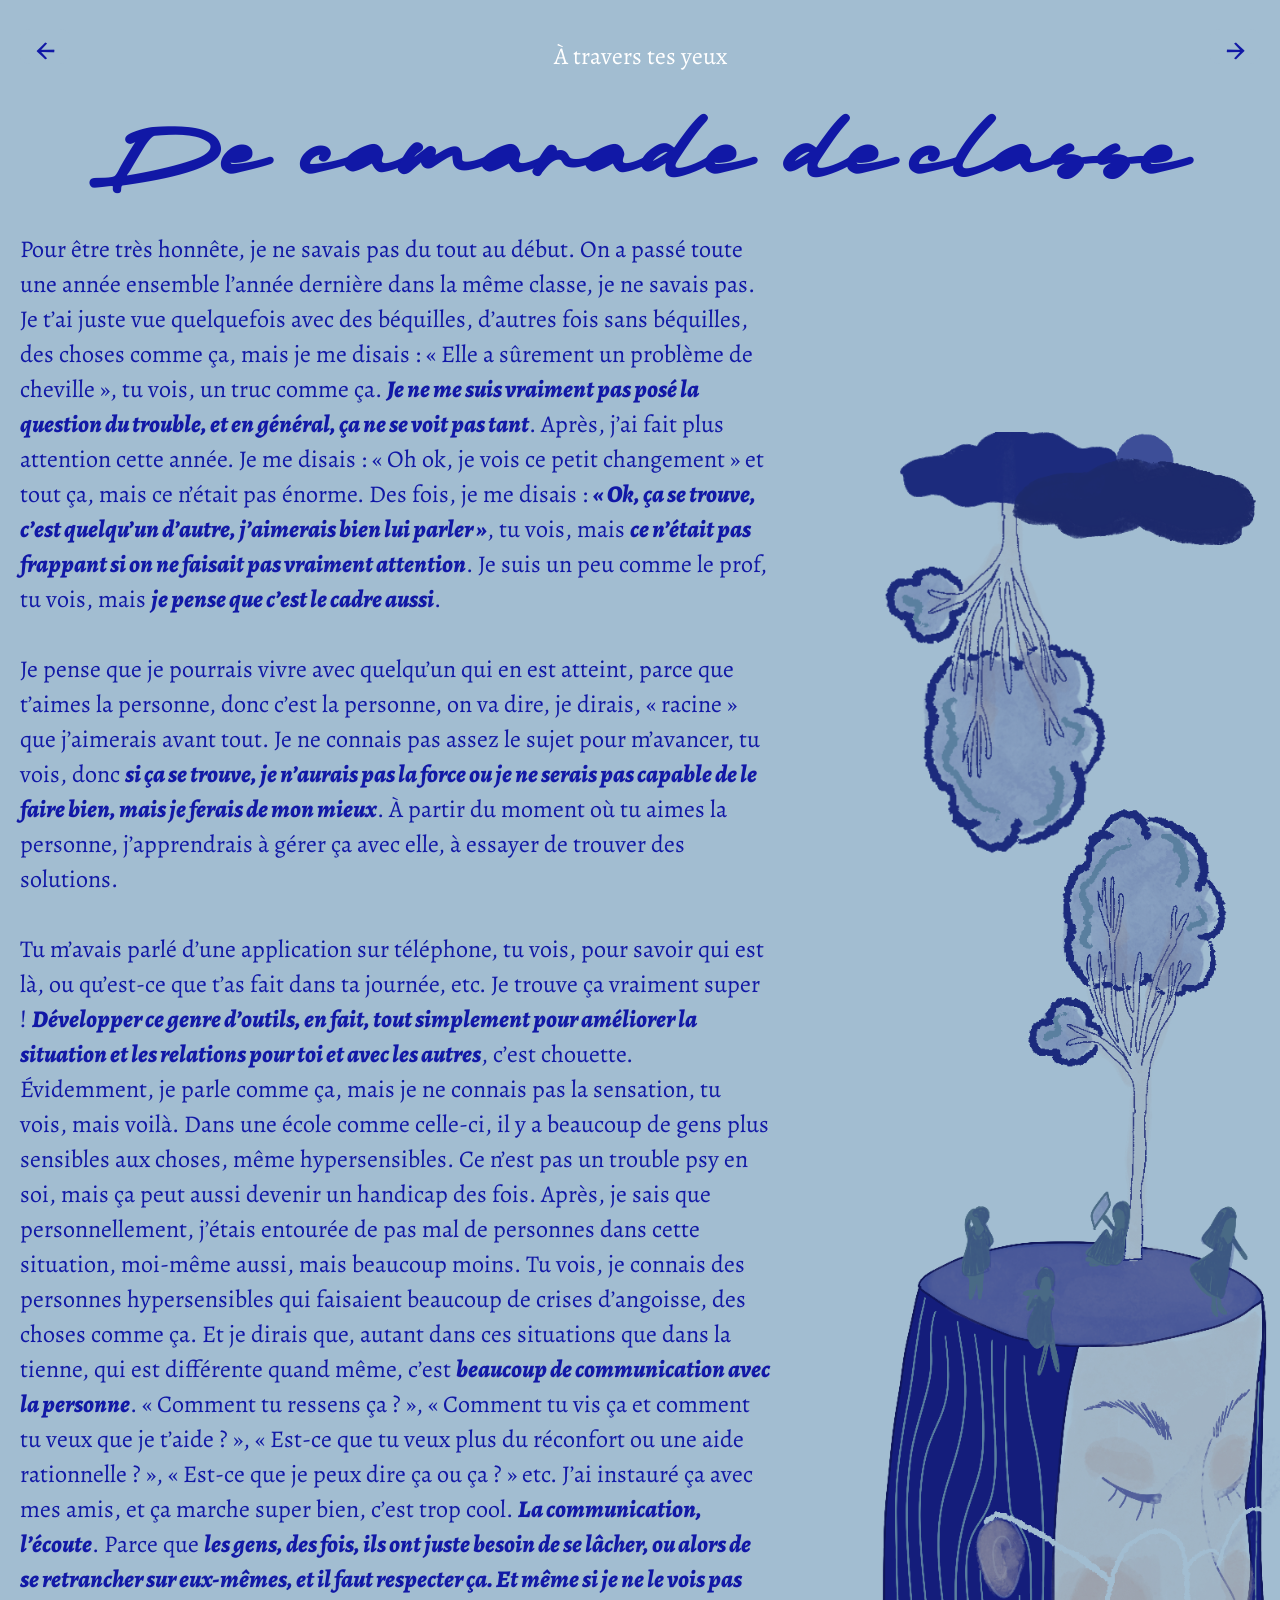
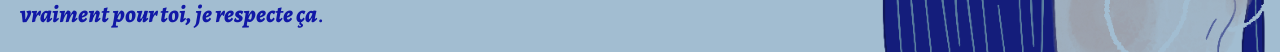
<file: a_travers_tes_yeux/page5.html>
<!DOCTYPE html>
<html lang="fr">
<head>
    <meta charset="UTF-8">
    <meta name="viewport" content="width=device-width, initial-scale=1.0">
    <title>À travers tes yeux</title>
    <link rel="stylesheet" href="css/common.css">
    <link rel="stylesheet" href="css/page.css">
</head>

<body>

    <header>
        <button class=""><a href="page4.html">←</a></button>
        <h1 class="title"><a href="index.html">À travers tes yeux</a></h1>
        <button class=""><a href="page6.html">→</a></button>
    </header>

    <h2 class="subtitle">De camarade de&#8239;classe</h2>
    <main>
        <div class="content-container">
            <div class="text-container">
                <p> Pour être très honnête, je ne savais pas du tout au début. On a passé toute une année ensemble 
                    l’année dernière dans la même classe, je ne savais pas. Je t’ai juste vue quelquefois avec des béquilles, 
                    d’autres fois sans béquilles, des choses comme ça, mais je me disais : « Elle a sûrement un problème de cheville », 
                    tu vois, un truc comme ça. <span class="bold-italic">Je ne me suis vraiment pas posé la question du trouble, et en général, ça ne se voit pas tant</span>. 
                    Après, j’ai fait plus attention cette année. Je me disais : « Oh ok, je vois ce petit changement » 
                    et tout ça, mais ce n’était pas énorme. Des fois, je me disais : <span class="bold-italic">« Ok, ça se trouve, c’est quelqu’un d’autre, 
                    j’aimerais bien lui parler »</span>, tu vois, mais <span class="bold-italic">ce n’était pas frappant si on ne faisait pas vraiment attention</span>. 
                    Je suis un peu comme le prof, tu vois, mais <span class="bold-italic">je pense que c’est le cadre aussi</span>.</p>
                    
                    <p>Je pense que je pourrais vivre avec quelqu’un qui en est atteint, parce que t’aimes la personne, donc 
                    c’est la personne, on va dire, je dirais, « racine » que j’aimerais avant tout. Je ne connais pas assez le sujet pour m’avancer, 
                    tu vois, donc <span class="bold-italic">si ça se trouve, je n’aurais pas la force ou je ne serais pas capable de le faire bien, mais je ferais de mon mieux</span>. 
                    À partir du moment où tu aimes la personne, j’apprendrais à gérer ça avec elle, à essayer de trouver des solutions.</p>
                    
                    <p>Tu m’avais parlé d’une application sur téléphone, tu vois, pour savoir qui est là, ou qu’est-ce que t’as fait dans ta journée, 
                    etc. Je trouve ça vraiment super ! <span class="bold-italic">Développer ce genre d’outils, en fait, tout simplement 
                    pour améliorer la situation et les relations pour toi et avec les autres</span>, c’est chouette. 
                    Évidemment, je parle comme ça, mais je ne connais pas la sensation, tu vois, mais voilà.
                    Dans une école comme celle-ci, il y a beaucoup de gens plus sensibles aux choses, même hypersensibles. 
                    Ce n’est pas un trouble psy en soi, mais ça peut aussi devenir un handicap des fois. Après, je sais que personnellement, 
                    j’étais entourée de pas mal de personnes dans cette situation, moi-même aussi, mais beaucoup moins. Tu vois, 
                    je connais des personnes hypersensibles qui faisaient beaucoup de crises d’angoisse, des choses comme ça. Et je dirais que,
                    autant dans ces situations que dans la tienne, qui est différente quand même, c’est <span class="bold-italic">beaucoup de communication avec la personne</span>.
                    « Comment tu ressens ça ? », « Comment tu vis ça et comment tu veux que je t’aide ? », 
                    « Est-ce que tu veux plus du réconfort ou une aide rationnelle ? », « Est-ce que je peux dire ça ou ça ? » etc.
                    J’ai instauré ça avec mes amis, et ça marche super bien, c’est trop cool. <span class="bold-italic">La communication, 
                    l’écoute</span>. Parce que <span class="bold-italic">les gens, des fois, ils ont juste besoin de se lâcher, ou alors de se retrancher sur eux-mêmes, 
                    et il faut respecter ça. Et même si je ne le vois pas vraiment pour toi, je respecte ça</span>.
                    </p>
                    
            </div>
            <div class="image-container vbottom hright">
                <img class="top right" src="src/img/image5.png" alt="imagecamarade">
            </div>
        </div>
    </main>
</body>
</html>
</file>
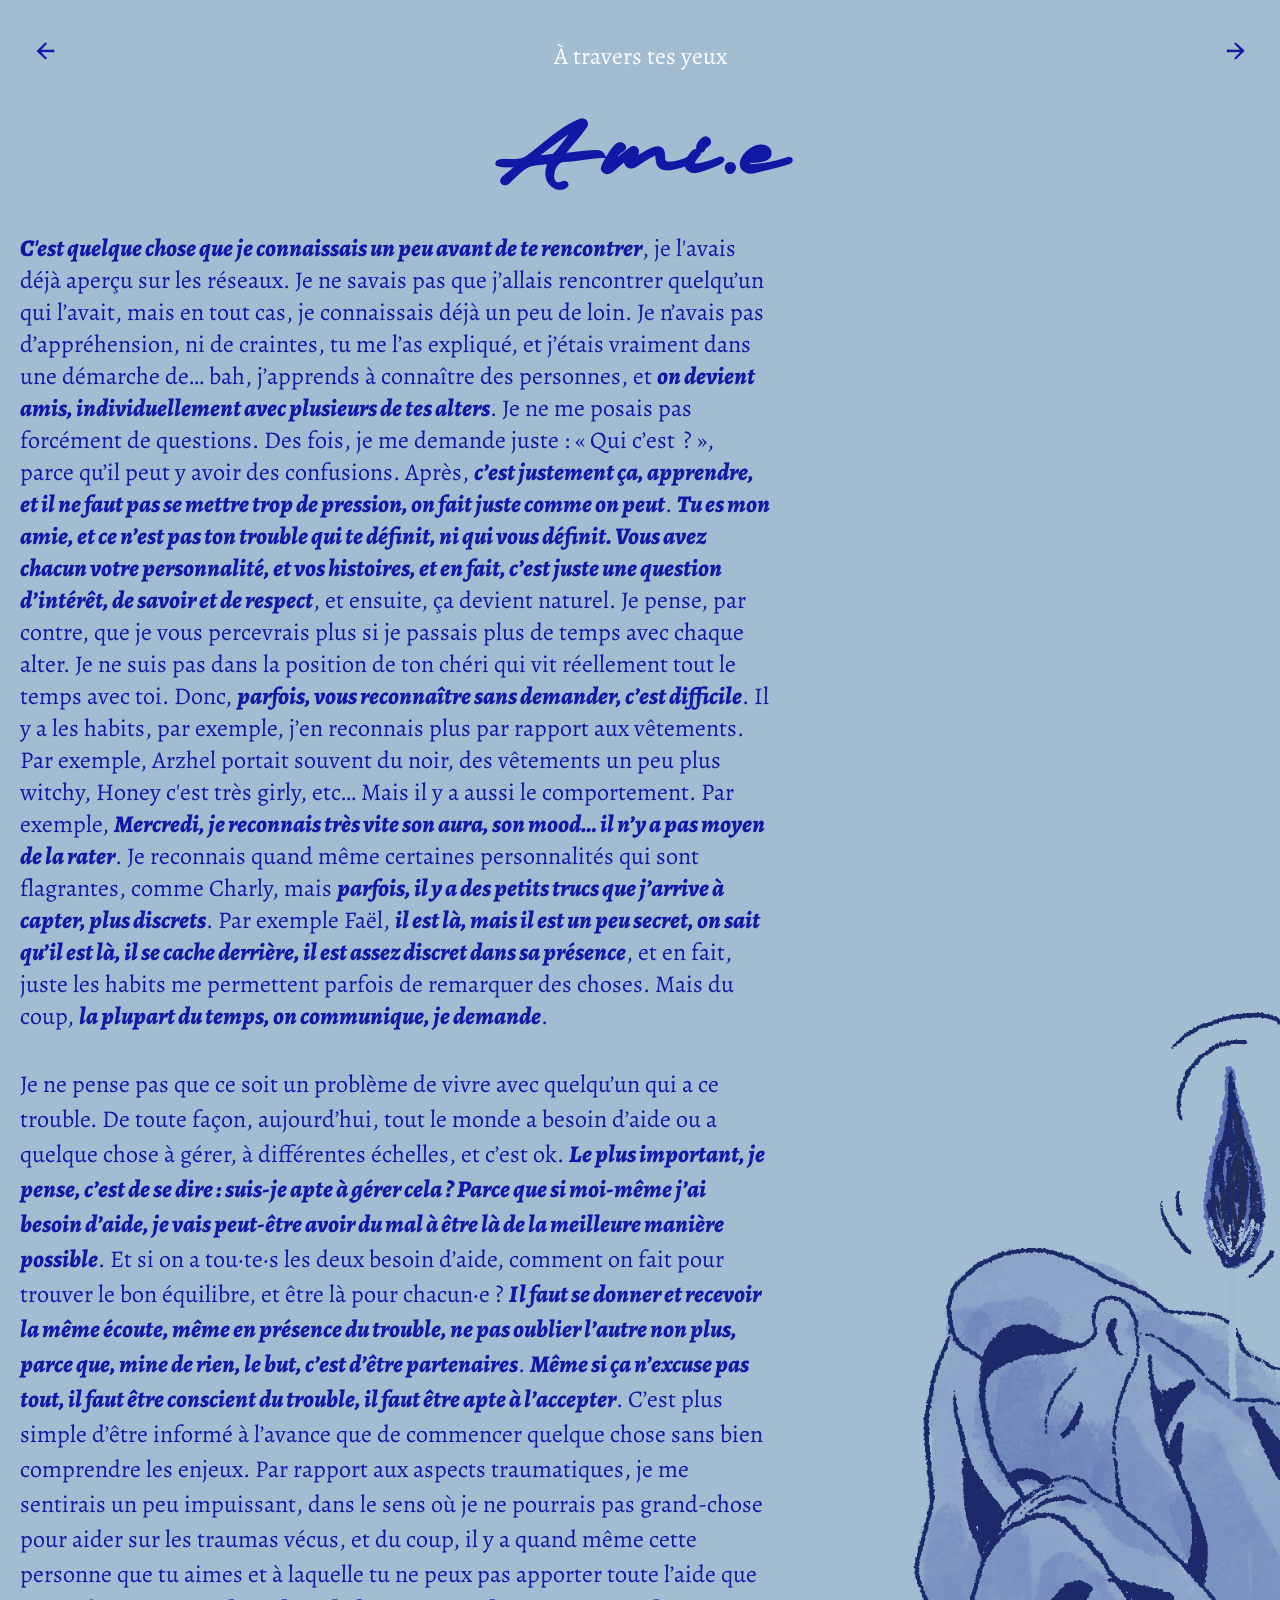
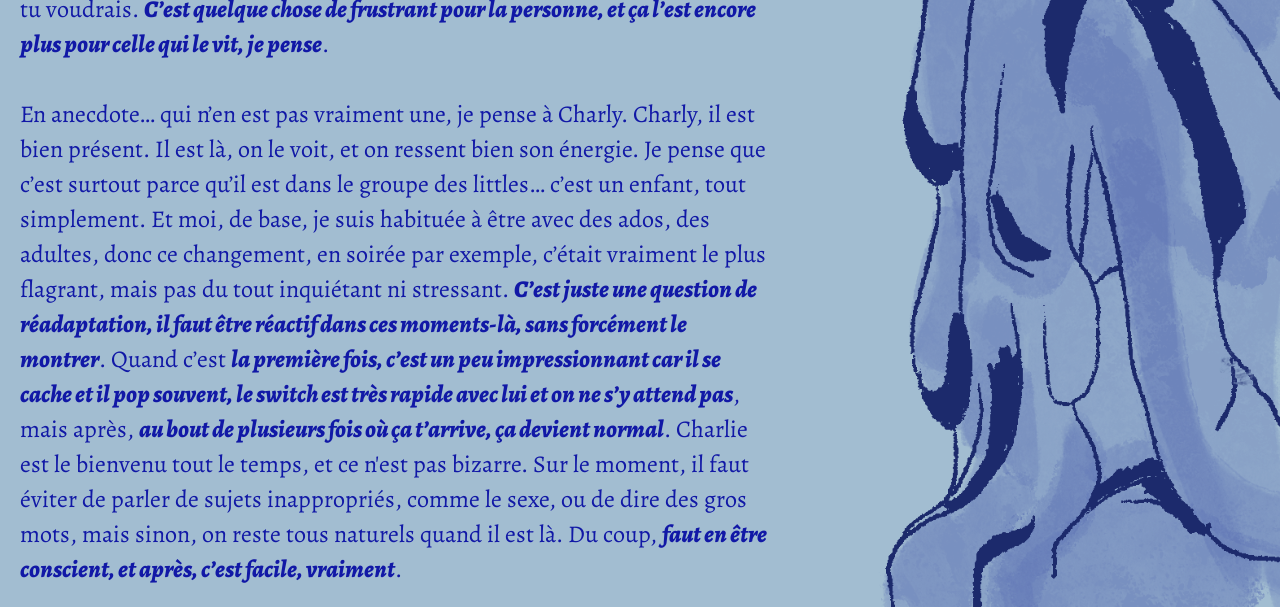
<file: a_travers_tes_yeux/page6.html>
<!DOCTYPE html>
<html lang="fr">
<head>
    <meta charset="UTF-8">
    <meta name="viewport" content="width=device-width, initial-scale=1.0">
    <title>À travers tes yeux</title>
    <link rel="stylesheet" href="css/common.css">
    <link rel="stylesheet" href="css/page.css">
</head>

<body>

    <header>
        <button class=""><a href="page5.html">←</a></button>
        <h1 class="title"><a href="index.html">À travers tes yeux</a></h1>
        <button class=""><a href="page7.html">→</a></button>
    </header>
    <h2 class="subtitle">Ami.e</h2>
    <main>
        <div class="content-container">
        <div class="text-container">
            <Je> <span class="bold-italic">C'est quelque chose que je connaissais un peu avant de te rencontrer</span>, je l'avais déjà aperçu sur les réseaux. 
                Je ne savais pas que j’allais rencontrer quelqu’un qui l’avait, mais en tout cas, je connaissais déjà un peu de loin. 
                Je n’avais pas d’appréhension, ni de craintes, tu me l’as expliqué, et j’étais vraiment dans une démarche de… 
                bah, j’apprends à connaître des personnes, et <span class="bold-italic">on devient amis, individuellement avec plusieurs de tes alters</span>.  
                Je ne me posais pas forcément de questions. Des fois, je me demande juste : « Qui c’est &#8239;? », parce qu’il peut y avoir des confusions. 
                Après, <span class="bold-italic">c’est justement ça, apprendre, et il ne faut pas se mettre trop de pression, on fait juste comme on peut</span>. 
                <span class="bold-italic">Tu es mon amie, et ce n’est pas ton trouble qui te définit, ni qui vous définit. Vous avez chacun votre personnalité, 
                et vos histoires, et en fait, c’est juste une question d’intérêt, de savoir et de respect</span>, et ensuite, ça devient naturel. Je pense, par contre, que je vous percevrais plus si je passais plus de temps avec chaque alter. 
                Je ne suis pas dans la position de ton chéri qui vit réellement tout le temps avec toi. Donc, <span class="bold-italic">parfois, vous reconnaître sans demander, 
                c’est difficile</span>. Il y a les habits, par exemple, j’en reconnais plus par rapport aux vêtements. Par exemple, Arzhel portait souvent du noir, 
                des vêtements un peu plus witchy, Honey c'est très girly, etc… Mais il y a aussi le comportement. Par exemple, <span class="bold-italic">Mercredi, je reconnais très vite son aura, 
                son mood… il n’y a pas moyen de la rater</span>.  
                Je reconnais quand même certaines personnalités qui sont flagrantes, comme Charly, 
                mais <span class="bold-italic">parfois, il y a des petits trucs que j’arrive à capter, plus discrets</span>. Par exemple Faël, 
                <span class="bold-italic">il est là, mais il est un peu secret, on sait qu’il est là, il se cache derrière, il est assez discret dans sa présence</span>, et en fait, 
                juste les habits me permettent parfois de remarquer des choses. Mais du coup, <span class="bold-italic">la plupart du temps, on communique, je demande</span>.</p>
                                
                <p>Je ne pense pas que ce soit un problème de vivre avec quelqu’un qui a ce trouble. De toute façon, aujourd’hui, 
                tout le monde a besoin d’aide ou a quelque chose à gérer, à différentes échelles, et c’est ok. <span class="bold-italic">Le plus important, 
                je pense, c’est de se dire : suis-je apte à gérer cela ? Parce que si moi-même j’ai besoin d’aide, 
                je vais peut-être avoir du mal à être là de la meilleure manière possible</span>. Et si on a tou·te·s les deux besoin d’aide, 
                comment on fait pour trouver le bon équilibre, et être là pour chacun·e ? 
                <span class="bold-italic">Il faut se donner et recevoir la même écoute, même en présence du trouble, ne pas oublier l’autre non plus, parce que, mine de rien, 
                le but, c’est d’être partenaires</span>. <span class="bold-italic">Même si ça n’excuse pas tout, il faut être conscient du trouble, il faut être apte à l’accepter</span>.  
                C’est plus simple d’être informé à l’avance que de commencer quelque chose sans bien comprendre les enjeux. 
                Par rapport aux aspects traumatiques, je me sentirais un peu impuissant, dans le sens où je ne pourrais pas grand-chose pour aider 
                sur les traumas vécus, et du coup, il y a quand même cette personne que tu aimes et à laquelle tu ne peux pas apporter toute l’aide que tu voudrais.  
                <span class="bold-italic">C’est quelque chose de frustrant pour la personne, et ça l’est encore plus pour celle qui le vit, je pense</span>.</p>
                                
                <p> En anecdote… qui n’en est pas vraiment une, je pense à Charly. Charly, il est bien présent. 
                Il est là, on le voit, et on ressent bien son énergie. Je pense que c’est surtout parce qu’il est dans le groupe des littles… 
                c’est un enfant, tout simplement. Et moi, de base, je suis habituée à être avec des ados, des adultes, donc ce changement, 
                en soirée par exemple, c’était vraiment le plus flagrant, mais pas du tout inquiétant ni stressant. <span class="bold-italic">C’est juste une question de réadaptation, 
                il faut être réactif dans ces moments-là, sans forcément le montrer</span>. Quand c’est <span class="bold-italic">la première fois, c’est un peu impressionnant 
                car il se cache et il pop souvent, le switch est très rapide avec lui et on ne s’y attend pas</span>, mais après, <span class="bold-italic">au bout de plusieurs fois où ça t’arrive, 
                ça devient normal</span>. Charlie est le bienvenu tout le temps, et ce n'est pas bizarre. Sur le moment, il faut éviter de parler de sujets inappropriés, comme le sexe, ou de dire des gros mots, mais sinon, on reste tous naturels quand il est là. Du coup, 
                <span class="bold-italic">faut en être conscient, et après, c’est facile, vraiment</span>.</p>
                                

</div>
<div class="image-container vbottom hright">
    <div class="image-box">
  <img src="src/img/image6.png" alt="imageimagejuls"> 
</div>
</div>
    </main>

</body>
</html>
</file>
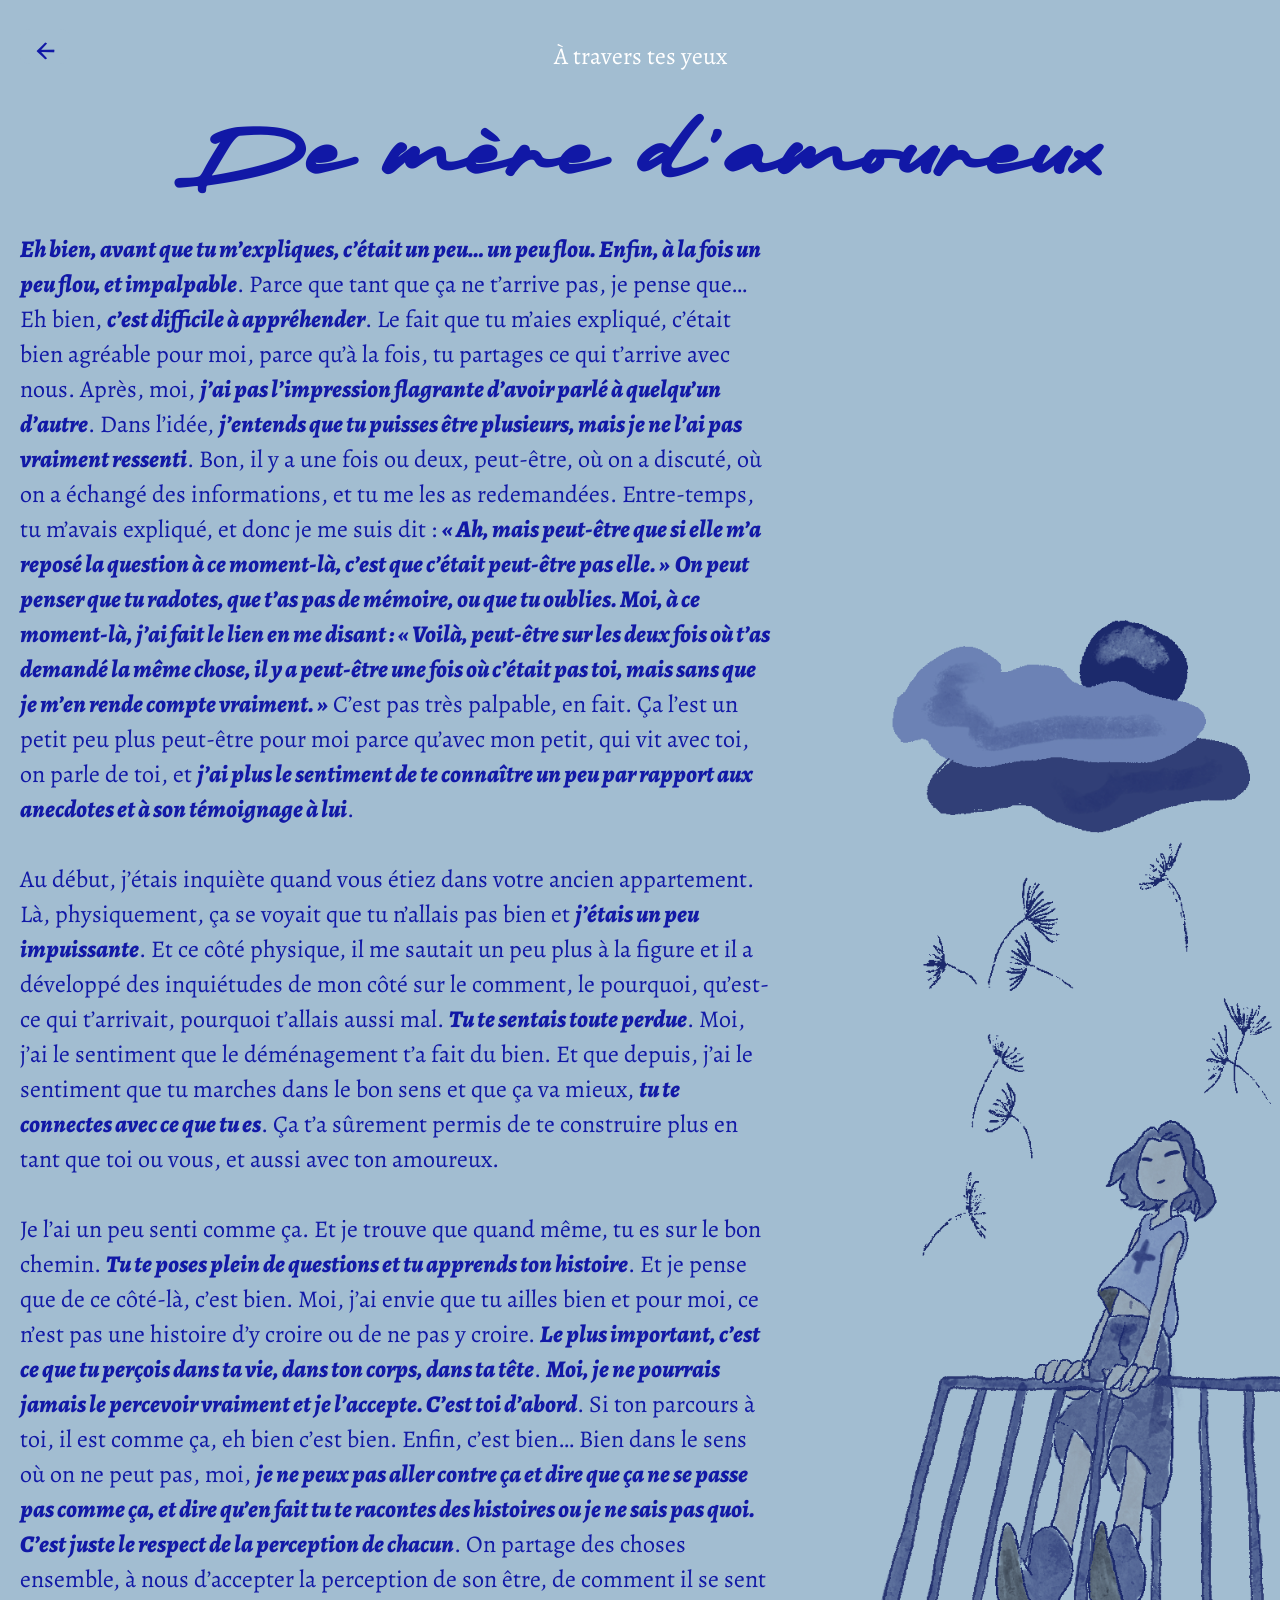
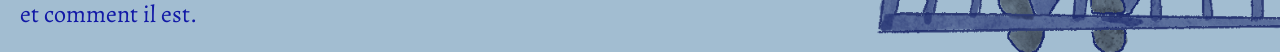
<file: a_travers_tes_yeux/page7.html>
<!DOCTYPE html>
<html lang="fr">
<head>
    <meta charset="UTF-8">
    <meta name="viewport" content="width=device-width, initial-scale=1.0">
    <title>À travers tes yeux</title>
    <link rel="stylesheet" href="css/common.css">
    <link rel="stylesheet" href="css/page.css">
</head>

<body>

    <header>
        <button class=""><a href="page6.html">←</a></button>
        <h1 class="title"><a href="index.html">À travers tes yeux</a></h1>
        <button class="novisible"><a href="page7.html">→</a></button>

    </header>
    <h2 class="subtitle">De mère d’amoureux</h2>
    <main>
        <div class="content-container">
        <div class="text-container">
            <p> <span class="bold-italic">Eh bien, avant que tu m’expliques, c’était un peu… 
                un peu flou. Enfin, à la fois un peu flou, et impalpable</span>.
                Parce que tant que ça ne t’arrive pas, je pense que… Eh bien, <span class="bold-italic">c’est difficile à appréhender</span>.
                Le fait que tu m’aies expliqué, c’était bien agréable pour moi, parce qu’à la fois, 
                tu partages ce qui t’arrive avec nous. Après, moi, <span class="bold-italic">j’ai pas l’impression flagrante d’avoir parlé à quelqu’un d’autre</span>. 
                Dans l’idée, <span class="bold-italic">j’entends que tu puisses être plusieurs, mais je ne l’ai pas vraiment ressenti</span>.
                Bon, il y a une fois ou deux, peut-être, où on a discuté, où on a échangé des informations, et tu me les as redemandées. Entre-temps, 
                tu m’avais expliqué, et donc je me suis dit : <span class="bold-italic">« Ah, mais peut-être que si 
                elle m’a reposé la question à ce moment-là, c’est que c’était peut-être pas elle. »</span>
                <span class="bold-italic">On peut penser que tu radotes, que t’as pas de mémoire, ou que tu oublies. 
                Moi, à ce moment-là, j’ai fait le lien en me disant : « Voilà, peut-être sur les deux fois où t’as demandé la même chose, 
                il y a peut-être une fois où c’était pas toi, mais sans que je m’en rende compte vraiment. »</span> C’est pas très palpable, en fait. 
                Ça l’est un petit peu plus peut-être pour moi parce qu’avec mon petit, qui vit avec toi, on parle de toi, 
                et <span class="bold-italic">j’ai plus le sentiment de te connaître un peu par rapport aux anecdotes et à son témoignage à lui</span>.</p>
                
                <p> Au début, j’étais inquiète quand vous étiez dans votre ancien appartement. 
                Là, physiquement, ça se voyait que tu n’allais pas bien et <span class="bold-italic">j’étais un peu impuissante</span>. Et ce côté physique, 
                il me sautait un peu plus à la figure et il a développé des inquiétudes de mon côté sur le comment, le pourquoi, 
                qu’est-ce qui t’arrivait, pourquoi t’allais aussi mal. <span class="bold-italic">Tu te sentais toute perdue</span>.
                Moi, j’ai le sentiment que le déménagement t’a fait du bien. Et que depuis, j’ai le sentiment que tu marches 
                dans le bon sens et que ça va mieux, <span class="bold-italic">tu te connectes avec ce que tu es</span>.
                Ça t’a sûrement permis de te construire plus en tant que toi ou vous, et aussi avec ton amoureux. </p>
                
                <p>Je l’ai un peu senti comme ça. Et je trouve que quand même, tu es sur le bon chemin. 
                <span class="bold-italic">Tu te poses plein de questions et tu apprends ton histoire</span>. Et je pense que de ce côté-là, c’est bien. 
                Moi, j’ai envie que tu ailles bien et pour moi, ce n’est pas une histoire d’y croire ou de ne pas y croire. 
                <span class="bold-italic">Le plus important, c’est ce que tu perçois dans ta vie, dans ton corps, dans ta tête</span>. 
                <span class="bold-italic">Moi, je ne pourrais jamais le percevoir vraiment et je l’accepte. C’est toi d’abord</span>. 
                Si ton parcours à toi, il est comme ça, eh bien c’est bien. Enfin, c’est bien… 
                Bien dans le sens où on ne peut pas, moi, <span class="bold-italic">je ne peux pas aller contre ça et dire que ça ne se passe pas comme ça, 
                et dire qu’en fait tu te racontes des histoires ou je ne sais pas quoi. C’est juste le respect de la perception de chacun</span>.
                On partage des choses ensemble, à nous d’accepter la perception de son être, de comment il se sent et comment il est.</p>
                
</div>
<div class="image-container vbottom hright">
    <img src="src/img/image7.png" alt="imageamie">
</div>
</div>
    </main>

</body>
</html>
</file>
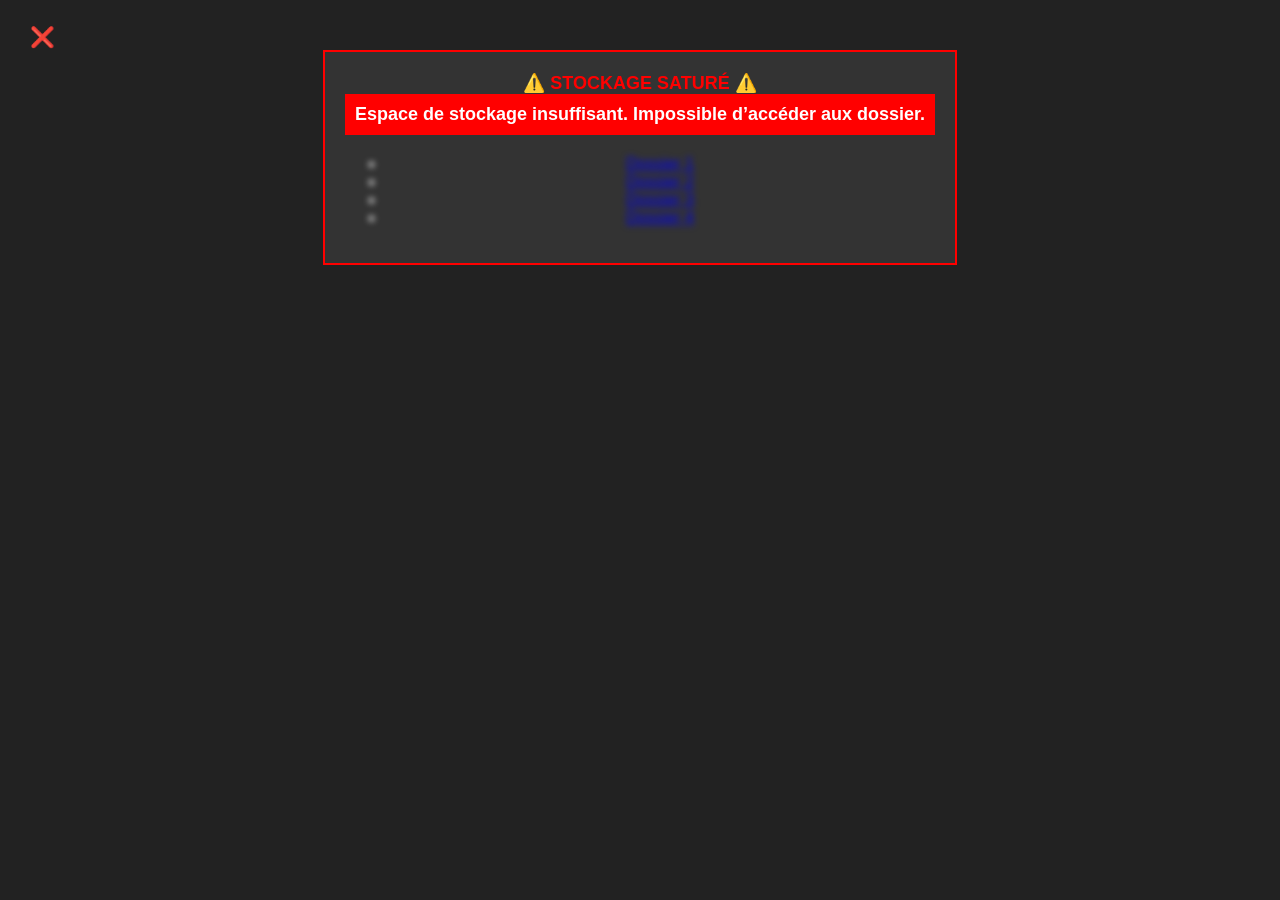
<file: espace_internetart/dossier.html>
<!DOCTYPE html>
<html lang="fr">
<head>
    <meta charset="UTF-8">
    <meta name="viewport" content="width=device-width, initial-scale=1.0">
    <title>Stockage Saturé</title>
    <link rel="stylesheet" href="page.css">
</head>
<body>
    <a href="index.html" class="close-btn">❌</a>
    <div class="window">
        <div class="window-header">⚠️ STOCKAGE SATURÉ ⚠️</div>
        <div class="alert">Espace de stockage insuffisant. Impossible d’accéder aux dossier.</div>
        <div class="window-content">
            <ul class="file-list">
                <li class="file"><a href="#">Dossier 1</a></li>
                <li class="file"><a href="#">Dossier 2</a></li>
                <li class="file"><a href="#">Dossier 3</a></li>
                <li class="file"><a href="#">Dossier 4</a></li>
            </ul>
        </div>
    </div>
</body>
</html>
</file>
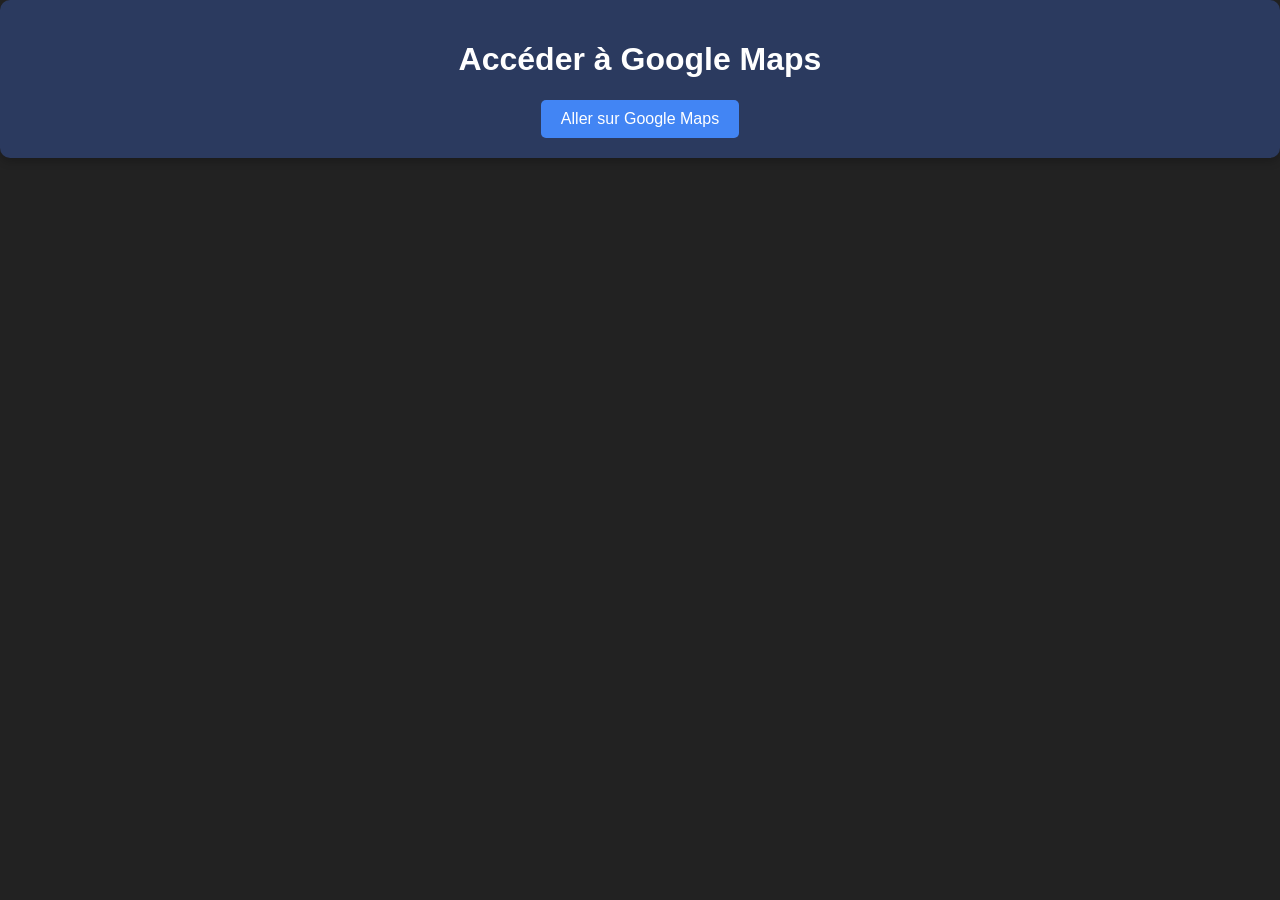
<file: espace_internetart/googlemaps.html>
<!DOCTYPE html>
<html lang="fr">
<head>
    <meta charset="UTF-8">
    <meta name="viewport" content="width=device-width, initial-scale=1.0">
    <title>Google Maps</title>
    <link rel="stylesheet" href="page.css">
</head>
<body>
    <div class="container">
        <h1>Accéder à Google Maps</h1>
        <button id="btnMaps">Aller sur Google Maps</button>
    </div>

    <script>
        document.getElementById("btnMaps").addEventListener("click", function() {
            window.location.href = "https://www.google.com/maps/place/Googleplex/@37.4220239,-122.086609,17.87z/data=!4m6!3m5!1s0x808fba02425dad8f:0x6c296c66619367e0!8m2!3d37.4220541!4d-122.0853242!16zL20vMDNiYnkx?hl=fr&entry=ttu&g_ep=EgoyMDI1MDMyNS4xIKXMDSoJLDEwMjExNDU1SAFQAw%3D%3D";
        });
    </script>
</body>
</html>
</file>
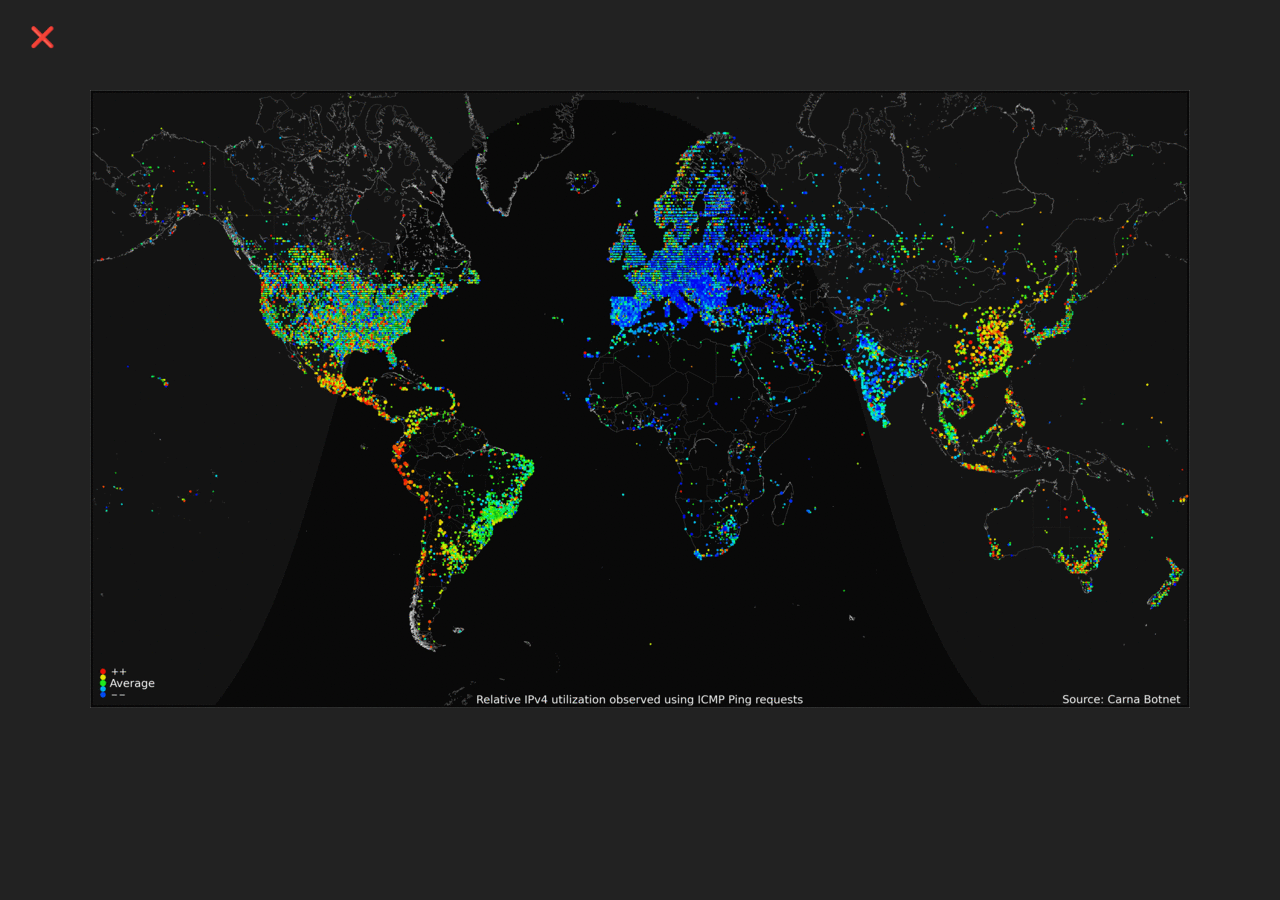
<file: espace_internetart/images.html>
<!DOCTYPE html>
<html lang="fr">
<head>
    <meta charset="UTF-8">
    <meta name="viewport" content="width=device-width, initial-scale=1.0">
    <title>GIF en Grand</title>
    <link rel="stylesheet" href="page.css">
</head>
<body>
    <a href="index.html" class="close-btn">❌</a>

    <div class="gif-container">
        <img src="src/img/image/geovideo.gif" alt="GIF animé">
    </div>
</body>
</html>
</file>
<file: a_travers_tes_yeux/css/common.css>
@font-face {
    font-family: 'Alegreya';
    src: url('../src/fonts/Alegreya-Regular.ttf') format('truetype');
    font-weight: normal;
    font-style: normal;
}
@font-face {
    font-family: 'Alegreya';
    src: url('../src/fonts/Alegreya-Italic.ttf') format('truetype');
    font-weight: normal;
    font-style: italic;
}

@font-face {
    font-family: 'Mayonice';
    src: url('../src/fonts/Mayonice.ttf') format('truetype');
    font-weight: normal;
    font-style: normal;
}

:root{
    --clr-background: #a2bdd1;
    --clr-text: #1118a6;
}

*{
    margin: 0;
    padding: 0;
    box-sizing: border-box;
}

html,
body{
    font-family: "Alegreya", serif;
    color: var(--clr-text);
    background-color: var(--clr-background);
}

/* MENU */
header{
    padding: 20px;
    display: flex;
    align-items: center;
    align-content: center;
    justify-content: space-between;
}

header button {
    display: block;
    border: none;
    background: #a2bdd1; 
    font-size: 40px;
    width: 50px; /* Largeur du cercle */
    height: 35px; /* Hauteur du cercle */
    border-radius: 20%; /* Cercle */
    display: flex;
    align-items: center;
    justify-content: center;
    cursor: pointer;
    position: relative; /* Assurez-vous qu'ils sont bien positionnés */
    z-index: 10; /* Plus haut que les autres éléments */
}


header button a {
    font-family: "Alegreya", serif;
    color: var(--clr-text);
    text-decoration: none;
    position: relative;
    z-index: 11; /* S'assurer de la visibilité */
}

header button.novisible{
    opacity: 0;
    visibility: hidden;
}


header h1{
    font-size: 24px;
    margin-top: 20px;
    font-weight: normal;
}
header h1 a {
    color: #fff;
    text-decoration: none;
}
</file>
<file: a_travers_tes_yeux/css/index.css>
main {
    text-align: center;
}

.word-list {
    list-style: none;
    padding: 0;
    margin-top: 30px;
}

.word-list li {
    font-family: 'Mayonice', sans-serif;
    font-size: 100px;
    cursor: pointer;
    margin: 10px 0;
    transition: color 0.3s;
}

.word-list a {
    color: inherit;
    text-decoration: none;
}

.word-list a:hover {
    color: #fff;
}

@media  screen and (max-width: 700px) {
    .word-list li {
        font-size: 12vw;
    }
}
</file>
<file: espace_internetart/styles.css>
html, body {
    overflow: hidden;
}

body {
    margin: 0;
    padding: 0;
    background: url('src/img/windows7.jpg') no-repeat center center fixed;
    background-size: cover;
    font-family: Arial, sans-serif;
}

.desktop {
    position: relative;
    width: 100vw;
    height: 100vh;
    padding: 10px;
}

.icon {
    width: 90px;
    text-align: center;
    position: absolute;
    cursor: grab;
    user-select: none;
}

.icon img {
    width: 64px;
    height: 64px;
    pointer-events: none;
}
.icon p {
    font-size: 12px; /* Réduction de la taille du texte */
    font-family: 'Courier New', monospace; /* Style typographique façon ordinateur */
}
.taskbar {
    position: fixed;
    bottom: 0;
    left: 0;
    width: 100%;
    height: 35px; /* Réduction de la hauteur */
    background: rgba(20, 20, 20, 0.7); /* Plus de transparence */
    display: flex;
    align-items: center;
    padding: 0 8px;
    box-sizing: border-box;
    box-shadow: 0px -1px 3px rgba(0, 0, 0, 0.3); /* Ombre légère */
    backdrop-filter: blur(5px); /* Effet flou pour un rendu moderne */
}

.start-button {
    background: rgba(0, 120, 215, 0.8);
    color: white;
    padding: 3px 10px;
    border-radius: 4px;
    font-size: 12px;
    cursor: pointer;
}

.search-bar {
    margin: 0 8px;
    flex: 1;
    height: 20px; /* Barre de recherche plus fine */
    border-radius: 4px;
    border: none;
    padding-left: 8px;
    font-size: 12px;
}

.taskbar-icons img {
    width: 24px; /* Icônes plus petites */
    height: 24px;
    opacity: 0.8; /* Discrétion */
    transition: opacity 0.3s;
}

.taskbar-icons img:hover {
    opacity: 1; /* Effet au survol */
}

.clock {
    margin-left: auto;
    color: white;
    font-size: 14px; /* Taille plus fine */
    white-space: nowrap;
    min-width: 50px;
    text-align: center;
    opacity: 0.8;
}
</file>
<file: narration_net_art/style.css>
@import url('https://fonts.googleapis.com/css2?family=Roboto:wght@300;400;700&display=swap');
        body {
            margin: 0;
            display: flex;
            height: 100vh;
            font-family: 'KillingFont', sans-serif;
        }
        #left-block {
            width: 50%;
            background-color: black;
            color: white;
            display: flex;
            align-items: center;
            justify-content: center;
            font-size: 16px;
            padding: 20px;
            text-align: center;
            position: relative;
        }
        #left-block img {
            position: absolute;
            top: 0;
            left: 0;
            width: 100%;
            height: 100%;
            object-fit: cover;
            opacity: 0.3;
            z-index: 0;
        }
        #left-text {
            width: 90%; /* Ajuste la largeur du texte */
            text-align: center;
            font-size: 15px;
            line-height: 1.5; /* Améliore la lisibilité */
            padding: 20px;
            white-space: normal; /* Évite que le texte ne sorte du bloc */
        }
        
        
        #left-text img {
            max-width: 100%; /* S'assure que l'image ne dépasse pas */
            height: auto;
        }
        
        #right-block {
            width: 50%;
            position: relative;
            display: flex;
            align-items: center;
            justify-content: center;
            overflow: hidden;
        }
        #artwork {
            width: 100%;
            height: 100%;
            object-fit: cover;
        }
        .clickable {
            position: absolute;
            border-radius: 50%;
            cursor: pointer;
            background: transparent;
            border: none;
        }

        .glitch {
            position: relative;
            display: inline-block;
            animation: glitch-animation 1s infinite;
        }
        .glitch::before, .glitch::after {
            content: '';
            position: absolute;
            top: 0;
            left: 0;
            width: 100%;
            height: 100%;
            background: url('glitch-image.jpg'); /* Remplace avec le bon chemin */
            opacity: 0.7;
            mix-blend-mode: screen;
        }
        .glitch::before {
            animation: glitch-before 0.3s infinite alternate;
        }
        .glitch::after {
            animation: glitch-after 0.3s infinite alternate;
        }
        
        @keyframes glitch-animation {
            0% { transform: translate(0, 0); }
            20% { transform: translate(-2px, 2px); }
            40% { transform: translate(2px, -2px); }
            60% { transform: translate(-2px, 2px); }
            80% { transform: translate(2px, -2px); }
            100% { transform: translate(0, 0); }
        }
        @keyframes glitch-before {
            0% { transform: translate(-3px, 0); }
            100% { transform: translate(3px, 0); }
        }
        @keyframes glitch-after {
            0% { transform: translate(3px, 0); }
            100% { transform: translate(-3px, 0); }
        }
</file>
<file: a_travers_tes_yeux/css/page.css>
@font-face {
    font-family: 'Alegreya';
    src: url('../src/fonts/Alegreya-Regular.ttf') format('truetype');
    font-weight: 400;
    font-style: normal;
}

@font-face {
    font-family: 'Alegreya';
    src: url('../src/fonts/Alegreya-ExtraBoldItalic.ttf') format('truetype');
    font-weight: 800;
    font-style: italic;
}

@font-face {
    font-family: 'Mayonice';
    src: url('../src/fonts/Mayonice.ttf') format('truetype');
    font-weight: 400;
    font-style: normal;
}

* {
    margin: 0;
    padding: 0;
    box-sizing: border-box;
}

body {
    font-family: 'Alegreya', serif;
    font-size: 1.5em;
    width: 100%;
    overflow-x: hidden;
}

main{
    width: 100%;
}
.content-container{
    width: 100%;
    padding: 20px;
    display: grid;
    grid-template-columns: 2fr 1fr;
    gap: 20px;
}
.text-container{
    max-width: 750px;
}

p {
    margin-bottom: 35px;
    line-height: 35px;
}
p:last-child{
    margin-bottom: 0;
}

.bold-italic {
    font-family: 'Alegreya', serif;
    font-weight: 800;
    font-style: italic;
    color: #1118a6;
}

.subtitle {
    font-family: 'Mayonice', sans-serif;
    font-size: 4em;
    color: #1118a6;
    text-align: center;
    margin-top: 10px;
}

.image-container{
    display: flex;
    flex-direction: column;
    align-items: center;
}

.image-container img{
    display: block;
    width: 100%;
    max-width: 800px;
    aspect-ratio: 1/3;

    object-fit: contain;

    mix-blend-mode: multiply;
}
.image-container img.square{
    aspect-ratio: 1/1;
}

.image-container.vcenter{
    justify-content: center;
}
.image-container.vbottom{
    justify-content: flex-end;
}
.image-container.vbottom img{
    transform: translateY(20px);
}   
.image-container.hright img{
    transform: translateX(20px);
}
.image-container.vbottom.hright img{
    transform: translateX(20px) translateY(20px);
}



@media  screen and (max-width: 700px) {
    body{
        background-color: #a2bdd1;
    }

    .content-container{
        grid-template-columns: 1fr;
    }
    .text-container{
        font-size: 6Vw;
        line-height: 6vw;
    }
    .subtitle {
        font-size: 12Vw;
        line-height: 12.2vw;
    }

}
</file>
<file: espace_internetart/page.css>
body {
    font-family: Arial, sans-serif;
    background-color: #222;
    color: white;
    text-align: center;
    position: relative;
    margin: 0;
    padding: 0;
}

.close-btn {
    text-decoration: none;
    color: rgb(118, 7, 7);
    padding: 10px 15px;
    border-radius: 50%;
    font-size: 20px;
    font-weight: bold;
    position: fixed;
    top: 15px;
    left: 15px;
    transition: 0.3s;
}

.window {
    background-color: #333;
    border: 2px solid red;
    padding: 20px;
    display: inline-block;
    margin-top: 50px;
    position: relative;
}

.window-header {
    font-size: 18px;
    font-weight: bold;
    color: red;
}

.alert {
    background-color: red;
    color: white;
    padding: 10px;
    font-size: 18px;
    font-weight: bold;
    margin-bottom: 20px;
}

.file-list {
    filter: blur(3px);
    pointer-events: none;
}

.gif-container {
    margin-top: 90px; /* Ajuste la position plus bas */
}

.gif-container img {
    width: 110%; /* Réduit la taille de l'image */
    height: auto; /* Conserve les proportions */
    max-width: 1100px; /* Limite la taille maximale */
}

#game-container {
    display: grid;
    grid-template-columns: repeat(10, 40px);
    gap: 5px;
    justify-content: center;
    margin-top: 20px;
}

.cell {
    width: 40px;
    height: 40px;
    background-color: #333;
    border: 2px solid #555;
    text-align: center;
    line-height: 40px;
    font-size: 20px;
    font-weight: bold;
    cursor: pointer;
    transition: 0.3s;
}

.cell:hover {
    background-color: #444;
}

.cell.revealed {
    background-color: #222;
    border-color: #777;
    cursor: default;
}

.cell.virus {
    background-color: red;
    color: white;
}

#restart {
    margin-top: 20px;
    padding: 10px 20px;
    font-size: 18px;
    cursor: pointer;
    background-color: rgb(125, 5, 5);
    color: white;
    border: none;
    border-radius: 5px;
}

#restart:hover {
    background-color: rgb(96, 6, 6);
}
.container {
    text-align: center;
    background: rgb(43, 58, 95);
    padding: 20px;
    border-radius: 10px;
    box-shadow: 0 4px 8px rgba(0, 0, 0, 0.2);
}

button {
    background-color: #4285F4;
    color: white;
    border: none;
    padding: 10px 20px;
    font-size: 16px;
    border-radius: 5px;
    cursor: pointer;
    transition: background 0.3s;
}

button:hover {
    background-color: #357ae8;
}
</file>
